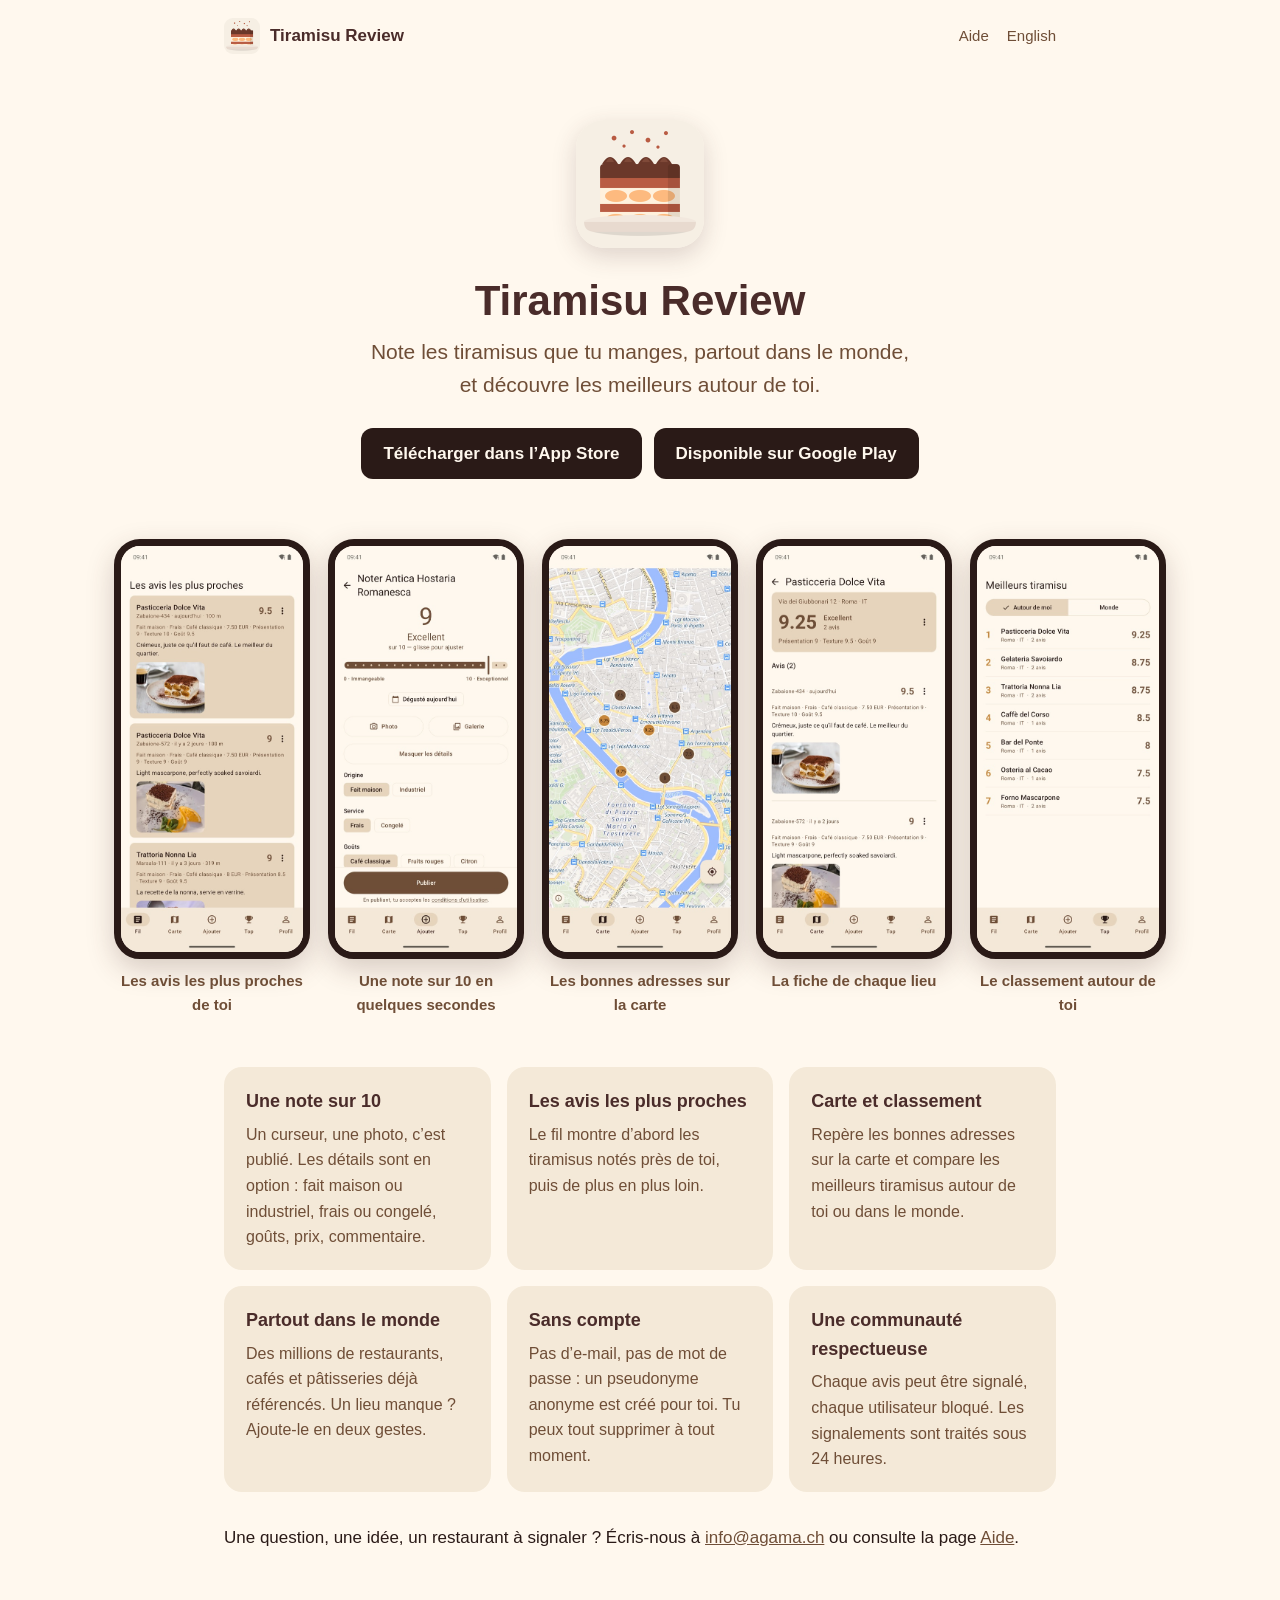
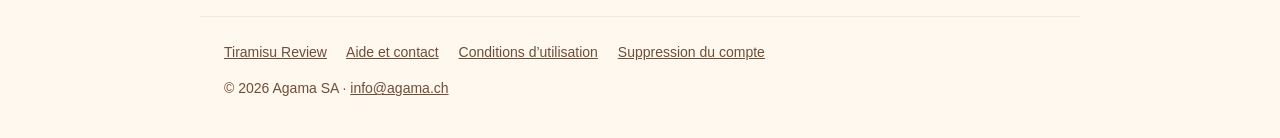
<file: index.html>
<!doctype html>
<html lang="fr">
<head>
<meta charset="utf-8">
<meta name="viewport" content="width=device-width, initial-scale=1">
<title>Tiramisu Review</title>
<meta name="description" content="Note les tiramisus que tu manges, partout dans le monde, et découvre les meilleurs autour de toi.">
<link rel="icon" href="icon.png">
<link rel="apple-touch-icon" href="icon.png">
<link rel="alternate" hreflang="en" href="en/index.html">
<link rel="stylesheet" href="style.css">
</head>
<body>
<header class="top">
  <a class="brand" href="index.html"><img src="icon.png" alt="">Tiramisu Review</a>
  <nav><a href="support.html">Aide</a><a href="en/index.html" hreflang="en">English</a></nav>
</header>
<main>
<section class="hero">
  <img src="icon.png" alt="">
  <h1>Tiramisu Review</h1>
  <p class="lead">Note les tiramisus que tu manges, partout dans le monde, et découvre les meilleurs autour de toi.</p>
  <div class="stores">
    <a class="store" href="https://apps.apple.com/">Télécharger dans l’App Store</a>
    <a class="store" href="https://play.google.com/store/apps/details?id=ch.agama.tiramisureview">Disponible sur Google Play</a>
  </div>
</section>
<section class="shots">
  <figure><img src="img/fr/feed.jpg" width="493" height="1100" loading="lazy" alt="Capture d’écran : Les avis les plus proches de toi"><figcaption>Les avis les plus proches de toi</figcaption></figure>
  <figure><img src="img/fr/rate.jpg" width="493" height="1100" loading="lazy" alt="Capture d’écran : Une note sur 10 en quelques secondes"><figcaption>Une note sur 10 en quelques secondes</figcaption></figure>
  <figure><img src="img/fr/map.jpg" width="493" height="1100" loading="lazy" alt="Capture d’écran : Les bonnes adresses sur la carte"><figcaption>Les bonnes adresses sur la carte</figcaption></figure>
  <figure><img src="img/fr/place.jpg" width="493" height="1100" loading="lazy" alt="Capture d’écran : La fiche de chaque lieu"><figcaption>La fiche de chaque lieu</figcaption></figure>
  <figure><img src="img/fr/top.jpg" width="493" height="1100" loading="lazy" alt="Capture d’écran : Le classement autour de toi"><figcaption>Le classement autour de toi</figcaption></figure>
</section>
<section class="features">
  <div class="card"><h3>Une note sur 10</h3><p>Un curseur, une photo, c’est publié. Les détails sont en option : fait maison ou industriel, frais ou congelé, goûts, prix, commentaire.</p></div>
  <div class="card"><h3>Les avis les plus proches</h3><p>Le fil montre d’abord les tiramisus notés près de toi, puis de plus en plus loin.</p></div>
  <div class="card"><h3>Carte et classement</h3><p>Repère les bonnes adresses sur la carte et compare les meilleurs tiramisus autour de toi ou dans le monde.</p></div>
  <div class="card"><h3>Partout dans le monde</h3><p>Des millions de restaurants, cafés et pâtisseries déjà référencés. Un lieu manque ? Ajoute-le en deux gestes.</p></div>
  <div class="card"><h3>Sans compte</h3><p>Pas d’e-mail, pas de mot de passe : un pseudonyme anonyme est créé pour toi. Tu peux tout supprimer à tout moment.</p></div>
  <div class="card"><h3>Une communauté respectueuse</h3><p>Chaque avis peut être signalé, chaque utilisateur bloqué. Les signalements sont traités sous 24 heures.</p></div>
</section>
<p>Une question, une idée, un restaurant à signaler ? Écris-nous à <a href="mailto:info@agama.ch">info@agama.ch</a> ou consulte la page <a href="support.html">Aide</a>.</p>
</main>
<footer>
  <a href="index.html">Tiramisu Review</a> <a href="support.html">Aide et contact</a> <a href="conditions.html">Conditions d’utilisation</a> <a href="suppression-compte.html">Suppression du compte</a>
  <p>© 2026 Agama SA · <a href="mailto:info@agama.ch">info@agama.ch</a></p>
</footer>
</body>
</html>
</file>
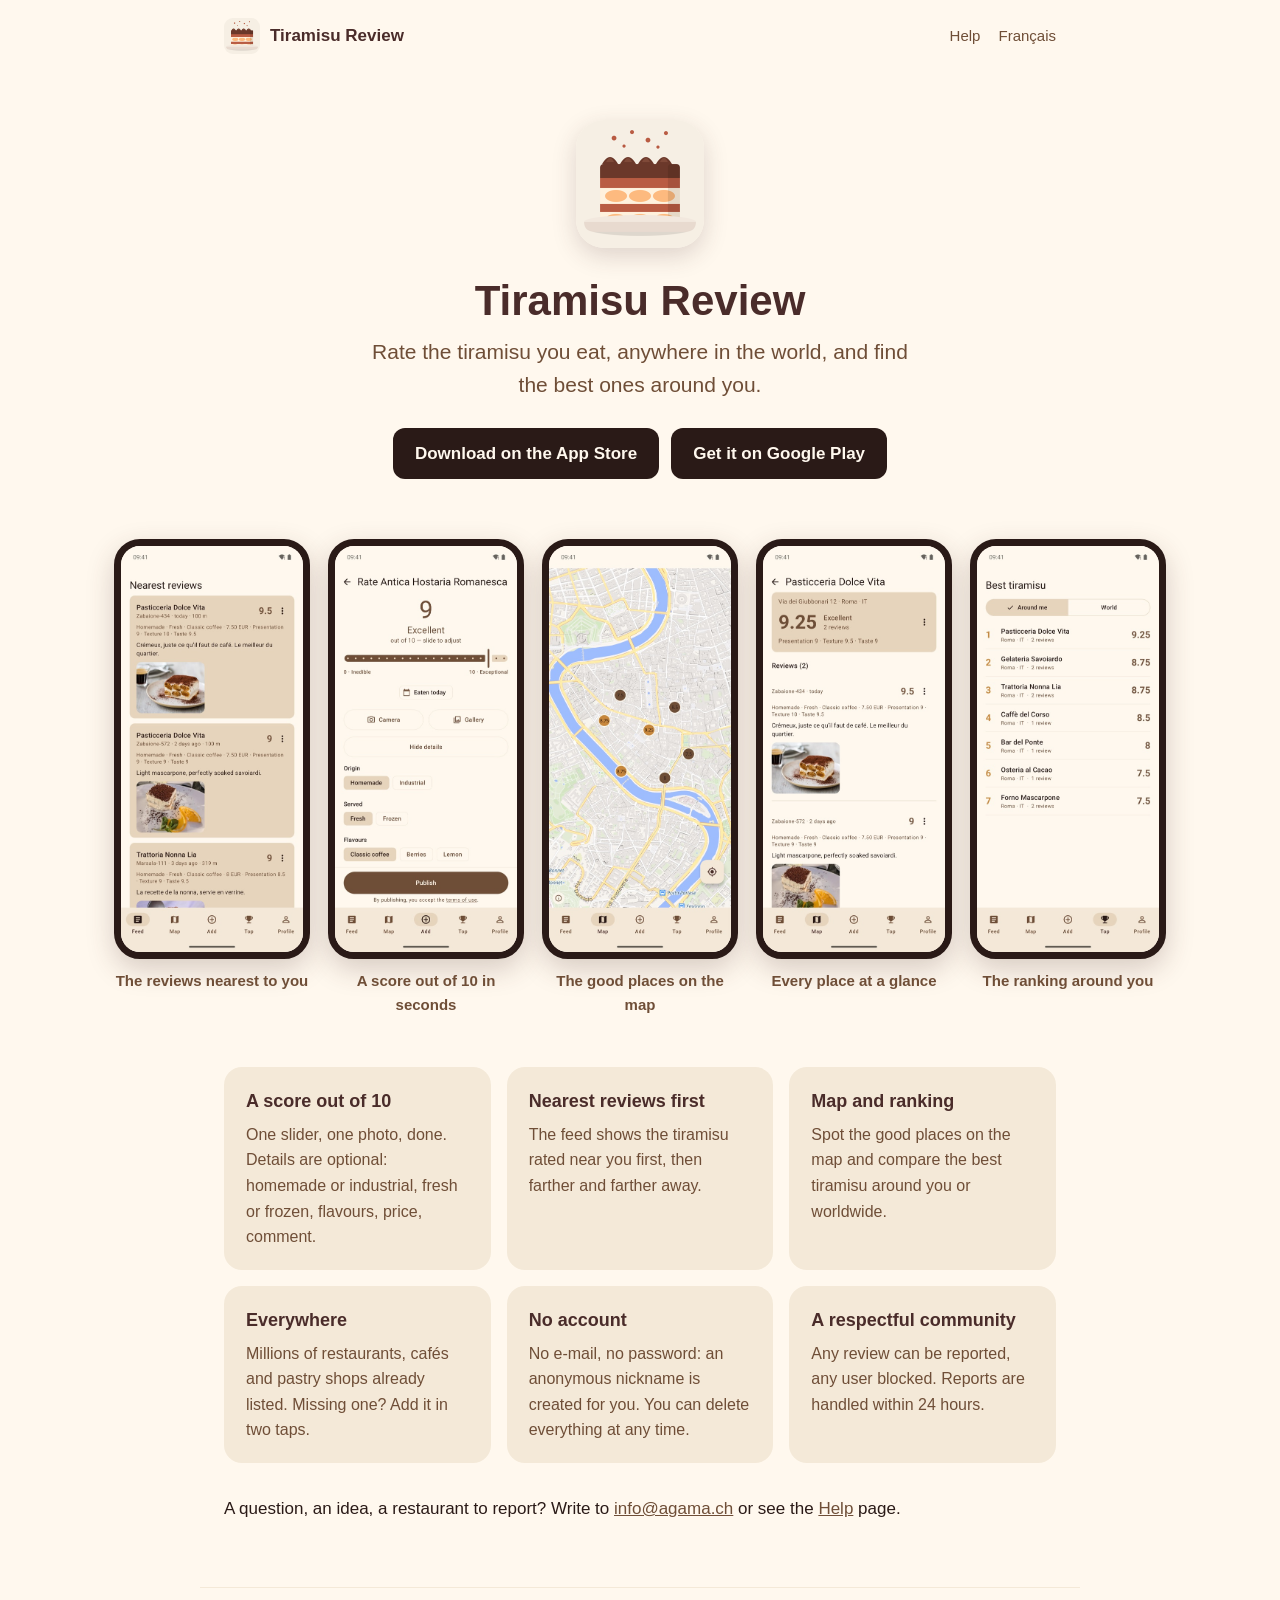
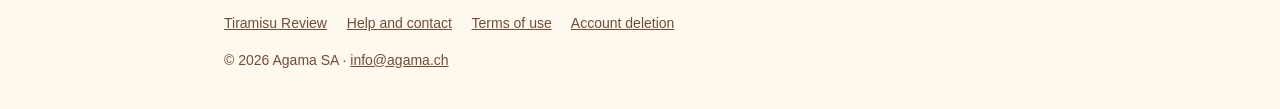
<file: en/index.html>
<!doctype html>
<html lang="en">
<head>
<meta charset="utf-8">
<meta name="viewport" content="width=device-width, initial-scale=1">
<title>Tiramisu Review</title>
<meta name="description" content="Rate the tiramisu you eat, anywhere in the world, and find the best ones around you.">
<link rel="icon" href="../icon.png">
<link rel="apple-touch-icon" href="../icon.png">
<link rel="alternate" hreflang="fr" href="../index.html">
<link rel="stylesheet" href="../style.css">
</head>
<body>
<header class="top">
  <a class="brand" href="index.html"><img src="../icon.png" alt="">Tiramisu Review</a>
  <nav><a href="support.html">Help</a><a href="../index.html" hreflang="fr">Français</a></nav>
</header>
<main>
<section class="hero">
  <img src="../icon.png" alt="">
  <h1>Tiramisu Review</h1>
  <p class="lead">Rate the tiramisu you eat, anywhere in the world, and find the best ones around you.</p>
  <div class="stores">
    <a class="store" href="https://apps.apple.com/">Download on the App Store</a>
    <a class="store" href="https://play.google.com/store/apps/details?id=ch.agama.tiramisureview">Get it on Google Play</a>
  </div>
</section>
<section class="shots">
  <figure><img src="../img/en/feed.jpg" width="493" height="1100" loading="lazy" alt="Screenshot: The reviews nearest to you"><figcaption>The reviews nearest to you</figcaption></figure>
  <figure><img src="../img/en/rate.jpg" width="493" height="1100" loading="lazy" alt="Screenshot: A score out of 10 in seconds"><figcaption>A score out of 10 in seconds</figcaption></figure>
  <figure><img src="../img/en/map.jpg" width="493" height="1100" loading="lazy" alt="Screenshot: The good places on the map"><figcaption>The good places on the map</figcaption></figure>
  <figure><img src="../img/en/place.jpg" width="493" height="1100" loading="lazy" alt="Screenshot: Every place at a glance"><figcaption>Every place at a glance</figcaption></figure>
  <figure><img src="../img/en/top.jpg" width="493" height="1100" loading="lazy" alt="Screenshot: The ranking around you"><figcaption>The ranking around you</figcaption></figure>
</section>
<section class="features">
  <div class="card"><h3>A score out of 10</h3><p>One slider, one photo, done. Details are optional: homemade or industrial, fresh or frozen, flavours, price, comment.</p></div>
  <div class="card"><h3>Nearest reviews first</h3><p>The feed shows the tiramisu rated near you first, then farther and farther away.</p></div>
  <div class="card"><h3>Map and ranking</h3><p>Spot the good places on the map and compare the best tiramisu around you or worldwide.</p></div>
  <div class="card"><h3>Everywhere</h3><p>Millions of restaurants, cafés and pastry shops already listed. Missing one? Add it in two taps.</p></div>
  <div class="card"><h3>No account</h3><p>No e-mail, no password: an anonymous nickname is created for you. You can delete everything at any time.</p></div>
  <div class="card"><h3>A respectful community</h3><p>Any review can be reported, any user blocked. Reports are handled within 24 hours.</p></div>
</section>
<p>A question, an idea, a restaurant to report? Write to <a href="mailto:info@agama.ch">info@agama.ch</a> or see the <a href="support.html">Help</a> page.</p>
</main>
<footer>
  <a href="index.html">Tiramisu Review</a> <a href="support.html">Help and contact</a> <a href="terms.html">Terms of use</a> <a href="delete-account.html">Account deletion</a>
  <p>© 2026 Agama SA · <a href="mailto:info@agama.ch">info@agama.ch</a></p>
</footer>
</body>
</html>
</file>
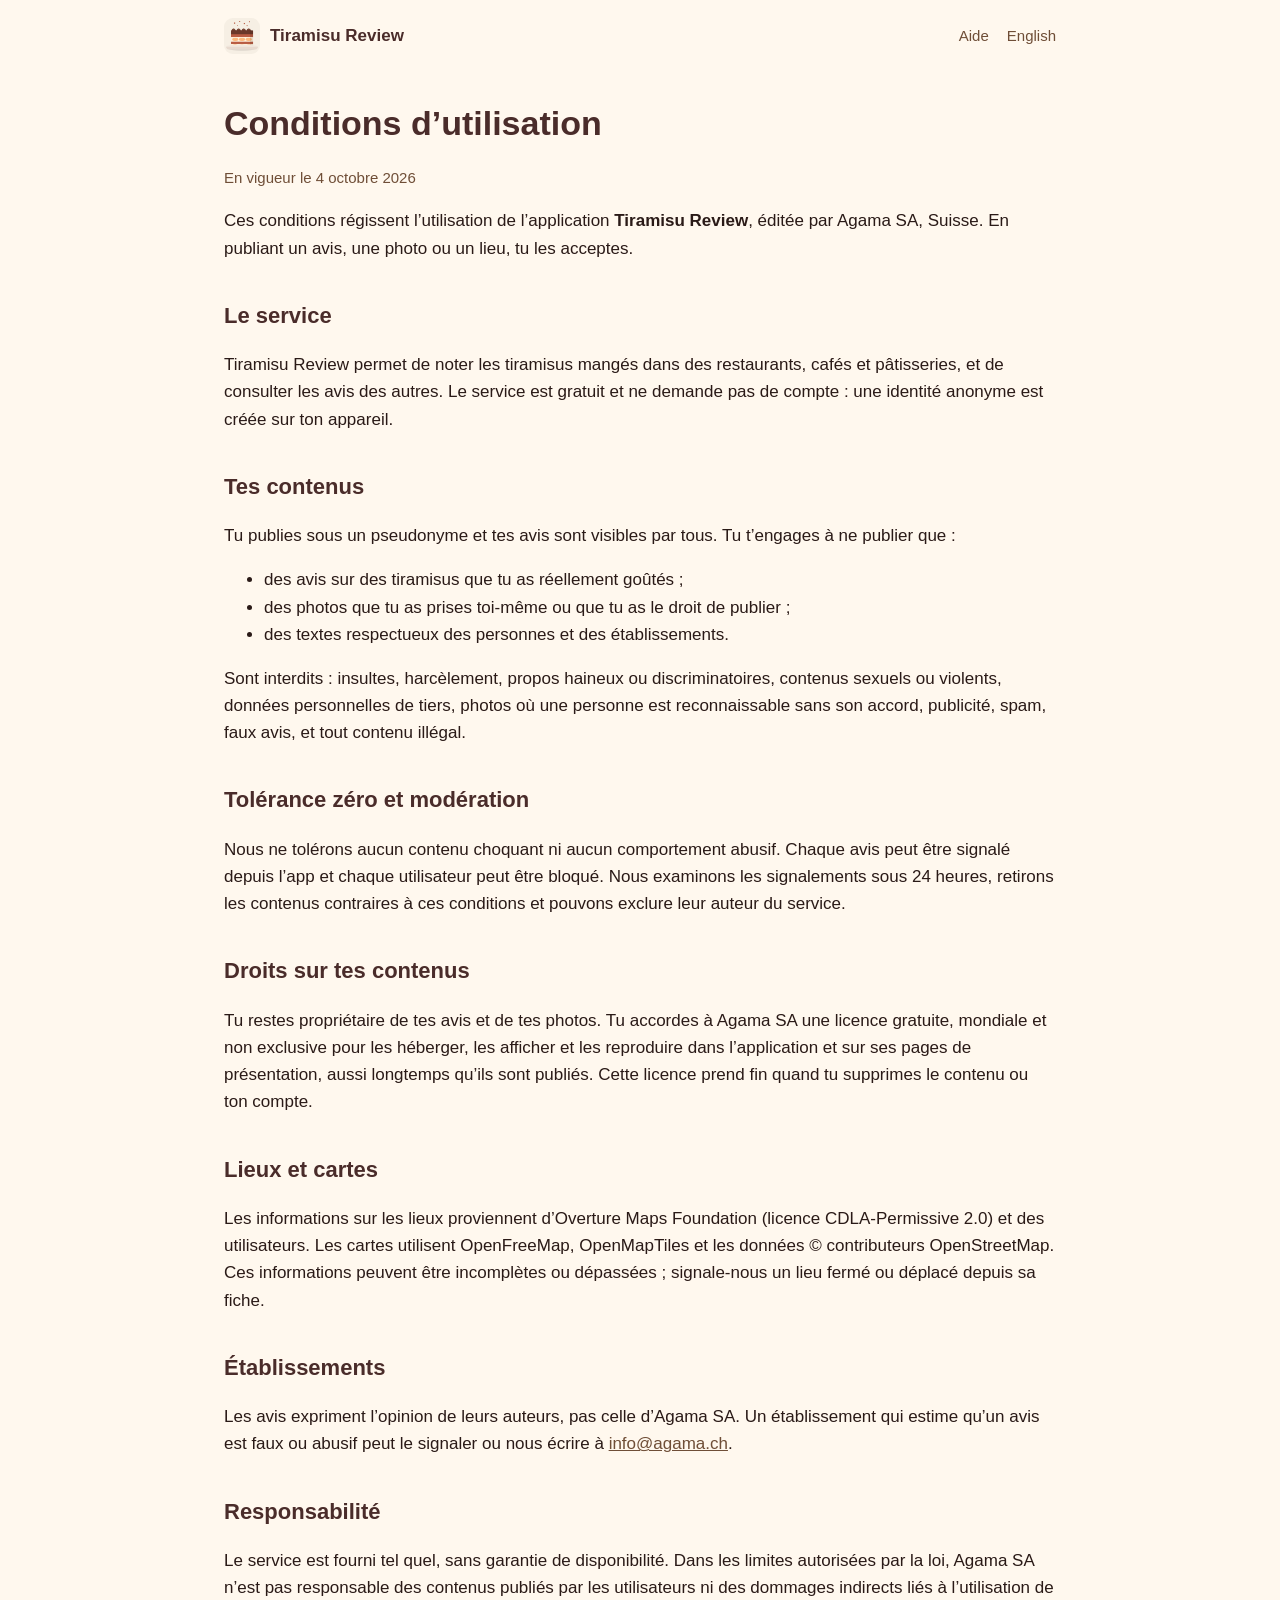
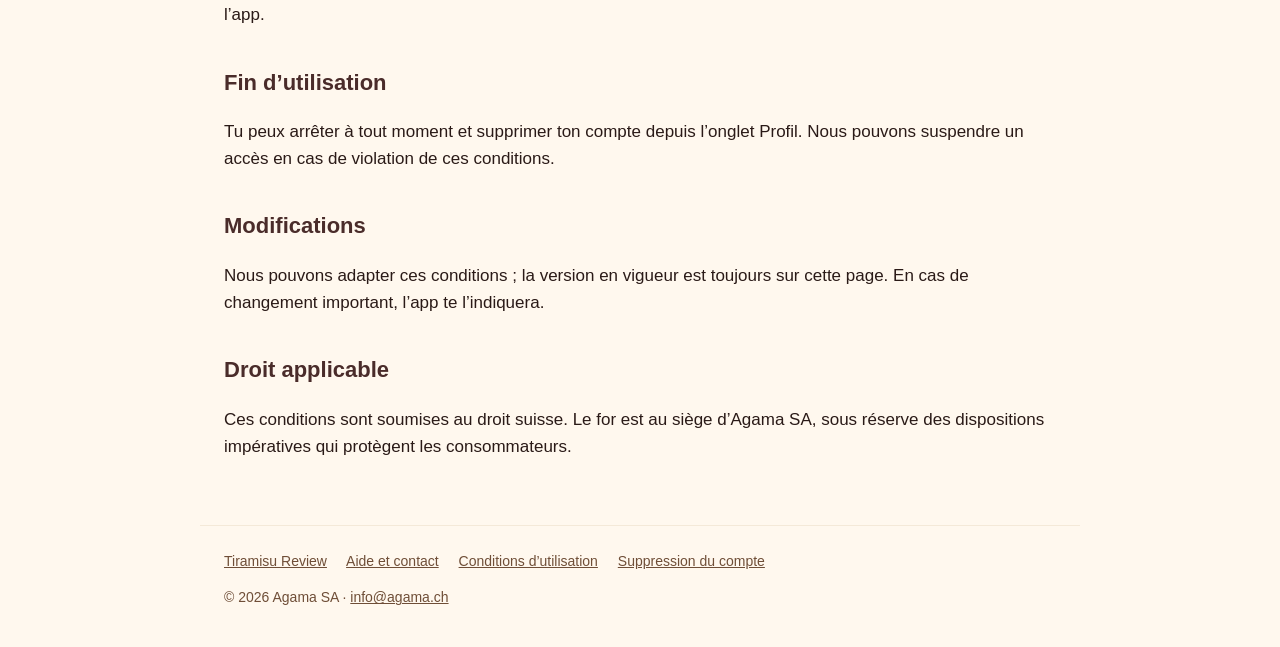
<file: conditions.html>
<!doctype html>
<html lang="fr">
<head>
<meta charset="utf-8">
<meta name="viewport" content="width=device-width, initial-scale=1">
<title>Conditions d’utilisation · Tiramisu Review</title>
<meta name="description" content="Note les tiramisus que tu manges, partout dans le monde, et découvre les meilleurs autour de toi.">
<link rel="icon" href="icon.png">
<link rel="apple-touch-icon" href="icon.png">
<link rel="alternate" hreflang="en" href="en/terms.html">
<link rel="stylesheet" href="style.css">
</head>
<body>
<header class="top">
  <a class="brand" href="index.html"><img src="icon.png" alt="">Tiramisu Review</a>
  <nav><a href="support.html">Aide</a><a href="en/terms.html" hreflang="en">English</a></nav>
</header>
<main>
<h1>Conditions d’utilisation</h1>
<p class="updated">En vigueur le 4 octobre 2026</p>
<p>Ces conditions régissent l’utilisation de l’application <strong>Tiramisu Review</strong>, éditée par Agama SA, Suisse. En publiant un avis, une photo ou un lieu, tu les acceptes.</p>

<h2>Le service</h2>
<p>Tiramisu Review permet de noter les tiramisus mangés dans des restaurants, cafés et pâtisseries, et de consulter les avis des autres. Le service est gratuit et ne demande pas de compte : une identité anonyme est créée sur ton appareil.</p>

<h2>Tes contenus</h2>
<p>Tu publies sous un pseudonyme et tes avis sont visibles par tous. Tu t’engages à ne publier que :</p>
<ul>
  <li>des avis sur des tiramisus que tu as réellement goûtés ;</li>
  <li>des photos que tu as prises toi-même ou que tu as le droit de publier ;</li>
  <li>des textes respectueux des personnes et des établissements.</li>
</ul>
<p>Sont interdits : insultes, harcèlement, propos haineux ou discriminatoires, contenus sexuels ou violents, données personnelles de tiers, photos où une personne est reconnaissable sans son accord, publicité, spam, faux avis, et tout contenu illégal.</p>

<h2>Tolérance zéro et modération</h2>
<p>Nous ne tolérons aucun contenu choquant ni aucun comportement abusif. Chaque avis peut être signalé depuis l’app et chaque utilisateur peut être bloqué. Nous examinons les signalements sous 24 heures, retirons les contenus contraires à ces conditions et pouvons exclure leur auteur du service.</p>

<h2>Droits sur tes contenus</h2>
<p>Tu restes propriétaire de tes avis et de tes photos. Tu accordes à Agama SA une licence gratuite, mondiale et non exclusive pour les héberger, les afficher et les reproduire dans l’application et sur ses pages de présentation, aussi longtemps qu’ils sont publiés. Cette licence prend fin quand tu supprimes le contenu ou ton compte.</p>

<h2>Lieux et cartes</h2>
<p>Les informations sur les lieux proviennent d’Overture Maps Foundation (licence CDLA-Permissive 2.0) et des utilisateurs. Les cartes utilisent OpenFreeMap, OpenMapTiles et les données © contributeurs OpenStreetMap. Ces informations peuvent être incomplètes ou dépassées ; signale-nous un lieu fermé ou déplacé depuis sa fiche.</p>

<h2>Établissements</h2>
<p>Les avis expriment l’opinion de leurs auteurs, pas celle d’Agama SA. Un établissement qui estime qu’un avis est faux ou abusif peut le signaler ou nous écrire à <a href="mailto:info@agama.ch">info@agama.ch</a>.</p>

<h2>Responsabilité</h2>
<p>Le service est fourni tel quel, sans garantie de disponibilité. Dans les limites autorisées par la loi, Agama SA n’est pas responsable des contenus publiés par les utilisateurs ni des dommages indirects liés à l’utilisation de l’app.</p>

<h2>Fin d’utilisation</h2>
<p>Tu peux arrêter à tout moment et supprimer ton compte depuis l’onglet Profil. Nous pouvons suspendre un accès en cas de violation de ces conditions.</p>

<h2>Modifications</h2>
<p>Nous pouvons adapter ces conditions ; la version en vigueur est toujours sur cette page. En cas de changement important, l’app te l’indiquera.</p>

<h2>Droit applicable</h2>
<p>Ces conditions sont soumises au droit suisse. Le for est au siège d’Agama SA, sous réserve des dispositions impératives qui protègent les consommateurs.</p>
</main>
<footer>
  <a href="index.html">Tiramisu Review</a> <a href="support.html">Aide et contact</a> <a href="conditions.html">Conditions d’utilisation</a> <a href="suppression-compte.html">Suppression du compte</a>
  <p>© 2026 Agama SA · <a href="mailto:info@agama.ch">info@agama.ch</a></p>
</footer>
</body>
</html>
</file>
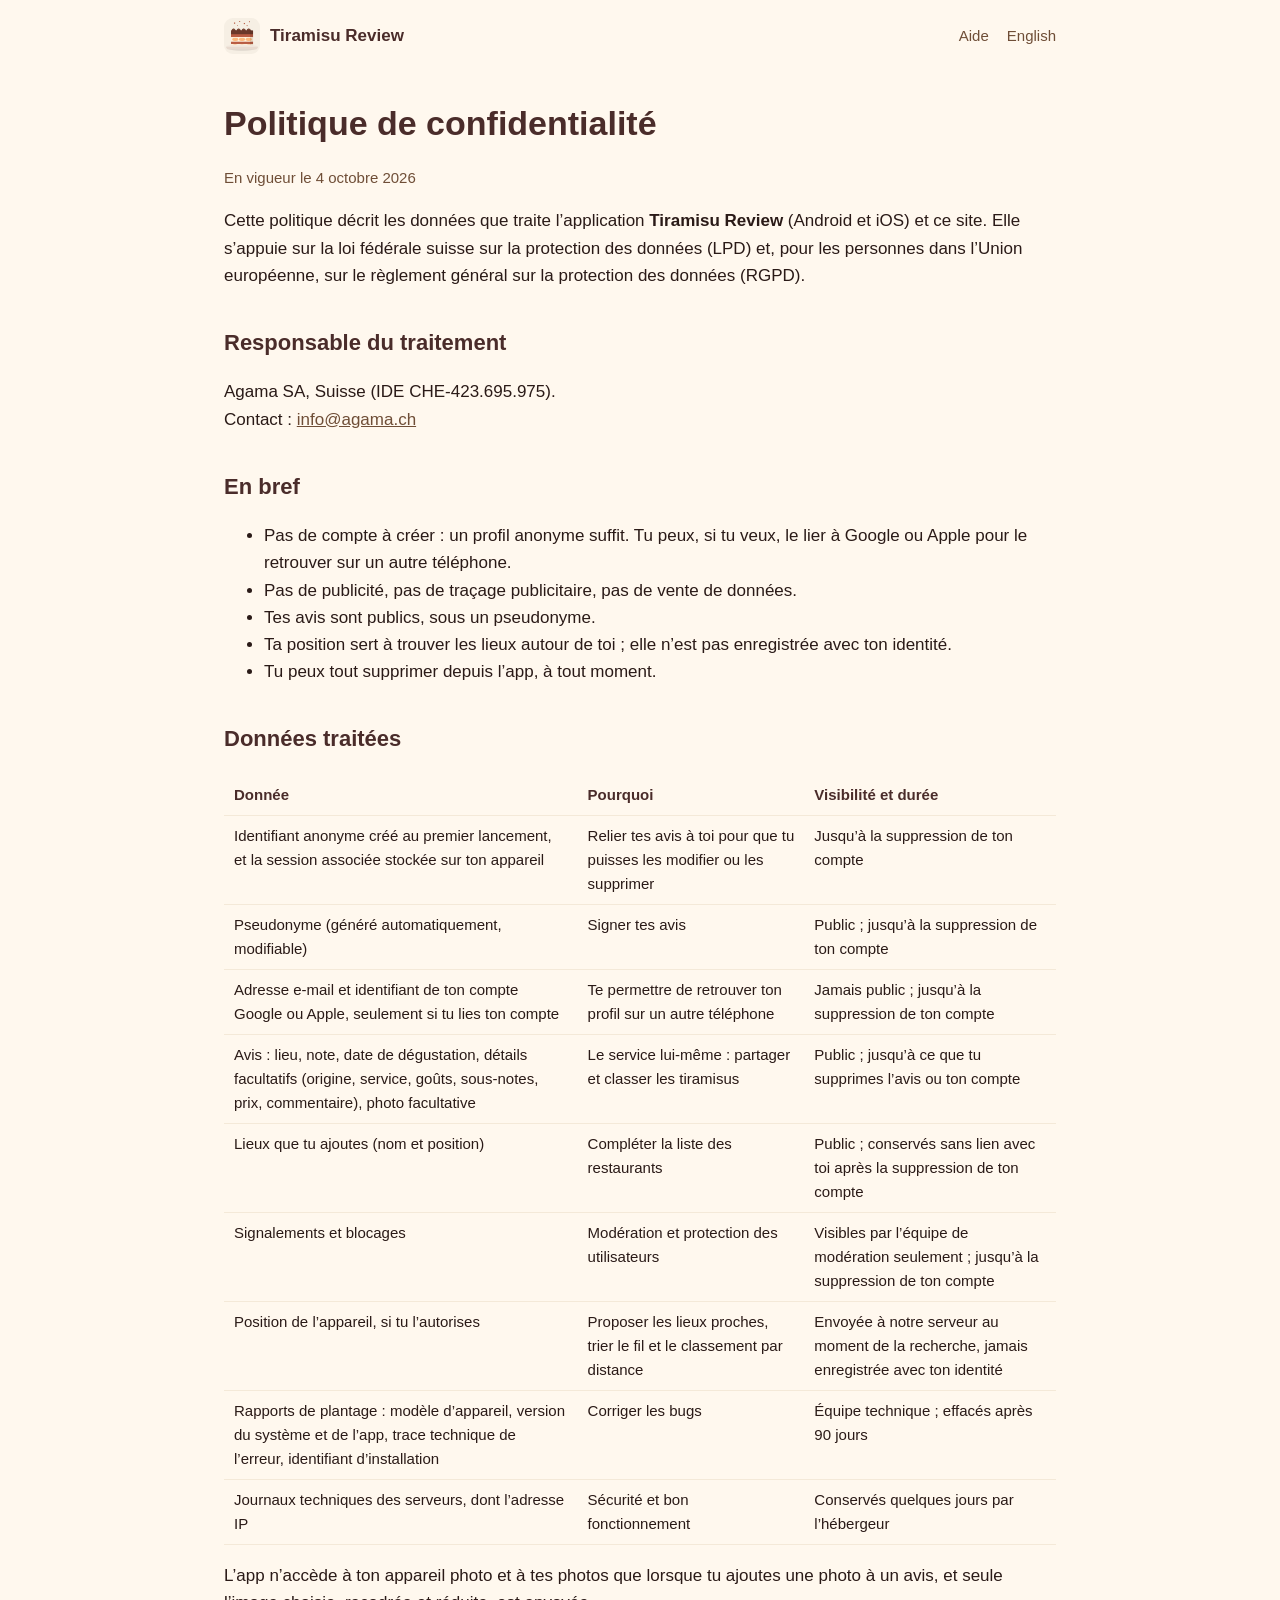
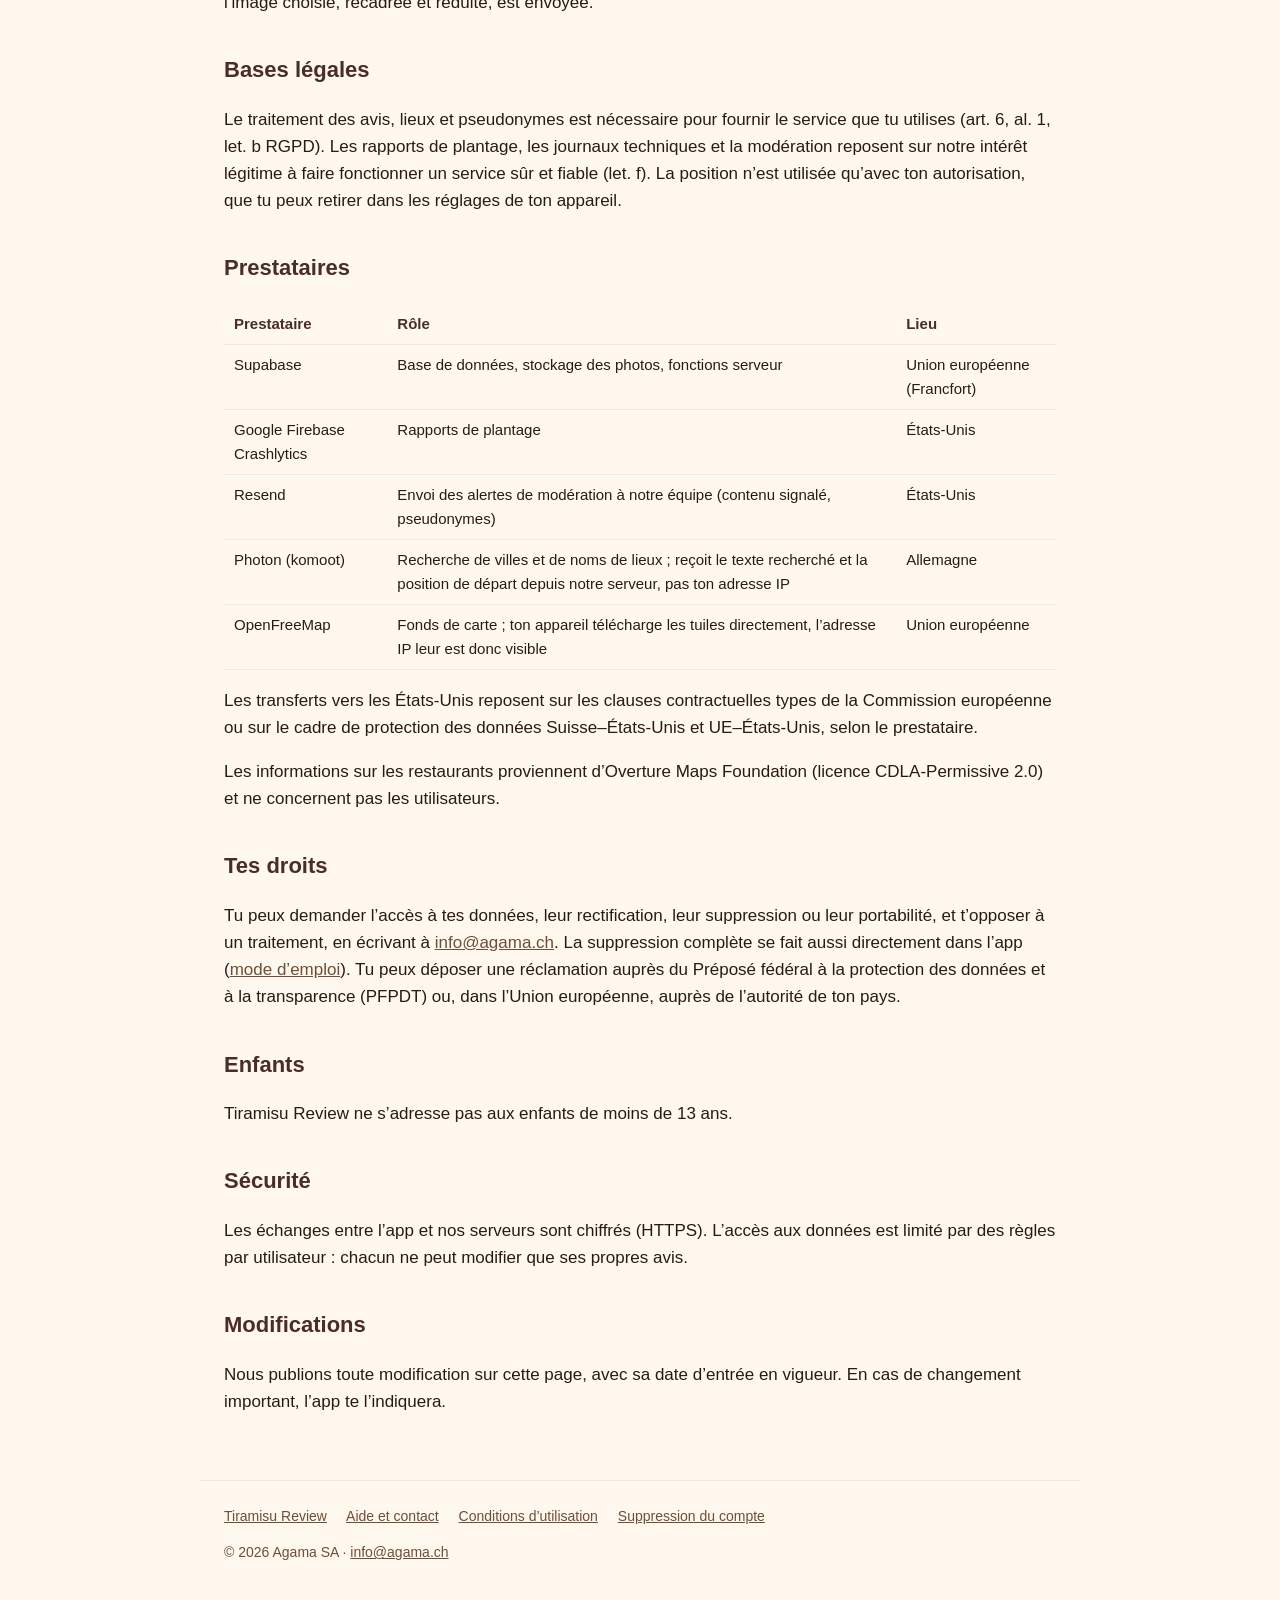
<file: confidentialite.html>
<!doctype html>
<html lang="fr">
<head>
<meta charset="utf-8">
<meta name="viewport" content="width=device-width, initial-scale=1">
<title>Politique de confidentialité · Tiramisu Review</title>
<meta name="description" content="Note les tiramisus que tu manges, partout dans le monde, et découvre les meilleurs autour de toi.">
<meta name="robots" content="noindex, nofollow, noarchive">
<link rel="icon" href="icon.png">
<link rel="apple-touch-icon" href="icon.png">
<link rel="alternate" hreflang="en" href="en/privacy.html">
<link rel="stylesheet" href="style.css">
</head>
<body>
<header class="top">
  <a class="brand" href="index.html"><img src="icon.png" alt="">Tiramisu Review</a>
  <nav><a href="support.html">Aide</a><a href="en/privacy.html" hreflang="en">English</a></nav>
</header>
<main>
<h1>Politique de confidentialité</h1>
<p class="updated">En vigueur le 4 octobre 2026</p>
<p>Cette politique décrit les données que traite l’application <strong>Tiramisu Review</strong> (Android et iOS) et ce site. Elle s’appuie sur la loi fédérale suisse sur la protection des données (LPD) et, pour les personnes dans l’Union européenne, sur le règlement général sur la protection des données (RGPD).</p>

<h2>Responsable du traitement</h2>
<p>Agama SA, Suisse (IDE CHE-423.695.975).<br>
Contact : <a href="mailto:info@agama.ch">info@agama.ch</a></p>

<h2>En bref</h2>
<ul>
  <li>Pas de compte à créer : un profil anonyme suffit. Tu peux, si tu veux, le lier à Google ou Apple pour le retrouver sur un autre téléphone.</li>
  <li>Pas de publicité, pas de traçage publicitaire, pas de vente de données.</li>
  <li>Tes avis sont publics, sous un pseudonyme.</li>
  <li>Ta position sert à trouver les lieux autour de toi ; elle n’est pas enregistrée avec ton identité.</li>
  <li>Tu peux tout supprimer depuis l’app, à tout moment.</li>
</ul>

<h2>Données traitées</h2>
<table>
  <tr><th>Donnée</th><th>Pourquoi</th><th>Visibilité et durée</th></tr>
  <tr><td data-label="Donnée">Identifiant anonyme créé au premier lancement, et la session associée stockée sur ton appareil</td><td data-label="Pourquoi">Relier tes avis à toi pour que tu puisses les modifier ou les supprimer</td><td data-label="Visibilité et durée">Jusqu’à la suppression de ton compte</td></tr>
  <tr><td data-label="Donnée">Pseudonyme (généré automatiquement, modifiable)</td><td data-label="Pourquoi">Signer tes avis</td><td data-label="Visibilité et durée">Public ; jusqu’à la suppression de ton compte</td></tr>
  <tr><td data-label="Donnée">Adresse e-mail et identifiant de ton compte Google ou Apple, seulement si tu lies ton compte</td><td data-label="Pourquoi">Te permettre de retrouver ton profil sur un autre téléphone</td><td data-label="Visibilité et durée">Jamais public ; jusqu’à la suppression de ton compte</td></tr>
  <tr><td data-label="Donnée">Avis : lieu, note, date de dégustation, détails facultatifs (origine, service, goûts, sous-notes, prix, commentaire), photo facultative</td><td data-label="Pourquoi">Le service lui-même : partager et classer les tiramisus</td><td data-label="Visibilité et durée">Public ; jusqu’à ce que tu supprimes l’avis ou ton compte</td></tr>
  <tr><td data-label="Donnée">Lieux que tu ajoutes (nom et position)</td><td data-label="Pourquoi">Compléter la liste des restaurants</td><td data-label="Visibilité et durée">Public ; conservés sans lien avec toi après la suppression de ton compte</td></tr>
  <tr><td data-label="Donnée">Signalements et blocages</td><td data-label="Pourquoi">Modération et protection des utilisateurs</td><td data-label="Visibilité et durée">Visibles par l’équipe de modération seulement ; jusqu’à la suppression de ton compte</td></tr>
  <tr><td data-label="Donnée">Position de l’appareil, si tu l’autorises</td><td data-label="Pourquoi">Proposer les lieux proches, trier le fil et le classement par distance</td><td data-label="Visibilité et durée">Envoyée à notre serveur au moment de la recherche, jamais enregistrée avec ton identité</td></tr>
  <tr><td data-label="Donnée">Rapports de plantage : modèle d’appareil, version du système et de l’app, trace technique de l’erreur, identifiant d’installation</td><td data-label="Pourquoi">Corriger les bugs</td><td data-label="Visibilité et durée">Équipe technique ; effacés après 90 jours</td></tr>
  <tr><td data-label="Donnée">Journaux techniques des serveurs, dont l’adresse IP</td><td data-label="Pourquoi">Sécurité et bon fonctionnement</td><td data-label="Visibilité et durée">Conservés quelques jours par l’hébergeur</td></tr>
</table>
<p>L’app n’accède à ton appareil photo et à tes photos que lorsque tu ajoutes une photo à un avis, et seule l’image choisie, recadrée et réduite, est envoyée.</p>

<h2>Bases légales</h2>
<p>Le traitement des avis, lieux et pseudonymes est nécessaire pour fournir le service que tu utilises (art. 6, al. 1, let. b RGPD). Les rapports de plantage, les journaux techniques et la modération reposent sur notre intérêt légitime à faire fonctionner un service sûr et fiable (let. f). La position n’est utilisée qu’avec ton autorisation, que tu peux retirer dans les réglages de ton appareil.</p>

<h2>Prestataires</h2>
<table>
  <tr><th>Prestataire</th><th>Rôle</th><th>Lieu</th></tr>
  <tr><td data-label="Prestataire">Supabase</td><td data-label="Rôle">Base de données, stockage des photos, fonctions serveur</td><td data-label="Lieu">Union européenne (Francfort)</td></tr>
  <tr><td data-label="Prestataire">Google Firebase Crashlytics</td><td data-label="Rôle">Rapports de plantage</td><td data-label="Lieu">États-Unis</td></tr>
  <tr><td data-label="Prestataire">Resend</td><td data-label="Rôle">Envoi des alertes de modération à notre équipe (contenu signalé, pseudonymes)</td><td data-label="Lieu">États-Unis</td></tr>
  <tr><td data-label="Prestataire">Photon (komoot)</td><td data-label="Rôle">Recherche de villes et de noms de lieux ; reçoit le texte recherché et la position de départ depuis notre serveur, pas ton adresse IP</td><td data-label="Lieu">Allemagne</td></tr>
  <tr><td data-label="Prestataire">OpenFreeMap</td><td data-label="Rôle">Fonds de carte ; ton appareil télécharge les tuiles directement, l’adresse IP leur est donc visible</td><td data-label="Lieu">Union européenne</td></tr>
</table>
<p>Les transferts vers les États-Unis reposent sur les clauses contractuelles types de la Commission européenne ou sur le cadre de protection des données Suisse–États-Unis et UE–États-Unis, selon le prestataire.</p>
<p>Les informations sur les restaurants proviennent d’Overture Maps Foundation (licence CDLA-Permissive 2.0) et ne concernent pas les utilisateurs.</p>

<h2>Tes droits</h2>
<p>Tu peux demander l’accès à tes données, leur rectification, leur suppression ou leur portabilité, et t’opposer à un traitement, en écrivant à <a href="mailto:info@agama.ch">info@agama.ch</a>. La suppression complète se fait aussi directement dans l’app (<a href="suppression-compte.html">mode d’emploi</a>). Tu peux déposer une réclamation auprès du Préposé fédéral à la protection des données et à la transparence (PFPDT) ou, dans l’Union européenne, auprès de l’autorité de ton pays.</p>

<h2>Enfants</h2>
<p>Tiramisu Review ne s’adresse pas aux enfants de moins de 13 ans.</p>

<h2>Sécurité</h2>
<p>Les échanges entre l’app et nos serveurs sont chiffrés (HTTPS). L’accès aux données est limité par des règles par utilisateur : chacun ne peut modifier que ses propres avis.</p>

<h2>Modifications</h2>
<p>Nous publions toute modification sur cette page, avec sa date d’entrée en vigueur. En cas de changement important, l’app te l’indiquera.</p>
</main>
<footer>
  <a href="index.html">Tiramisu Review</a> <a href="support.html">Aide et contact</a> <a href="conditions.html">Conditions d’utilisation</a> <a href="suppression-compte.html">Suppression du compte</a>
  <p>© 2026 Agama SA · <a href="mailto:info@agama.ch">info@agama.ch</a></p>
</footer>
</body>
</html>
</file>
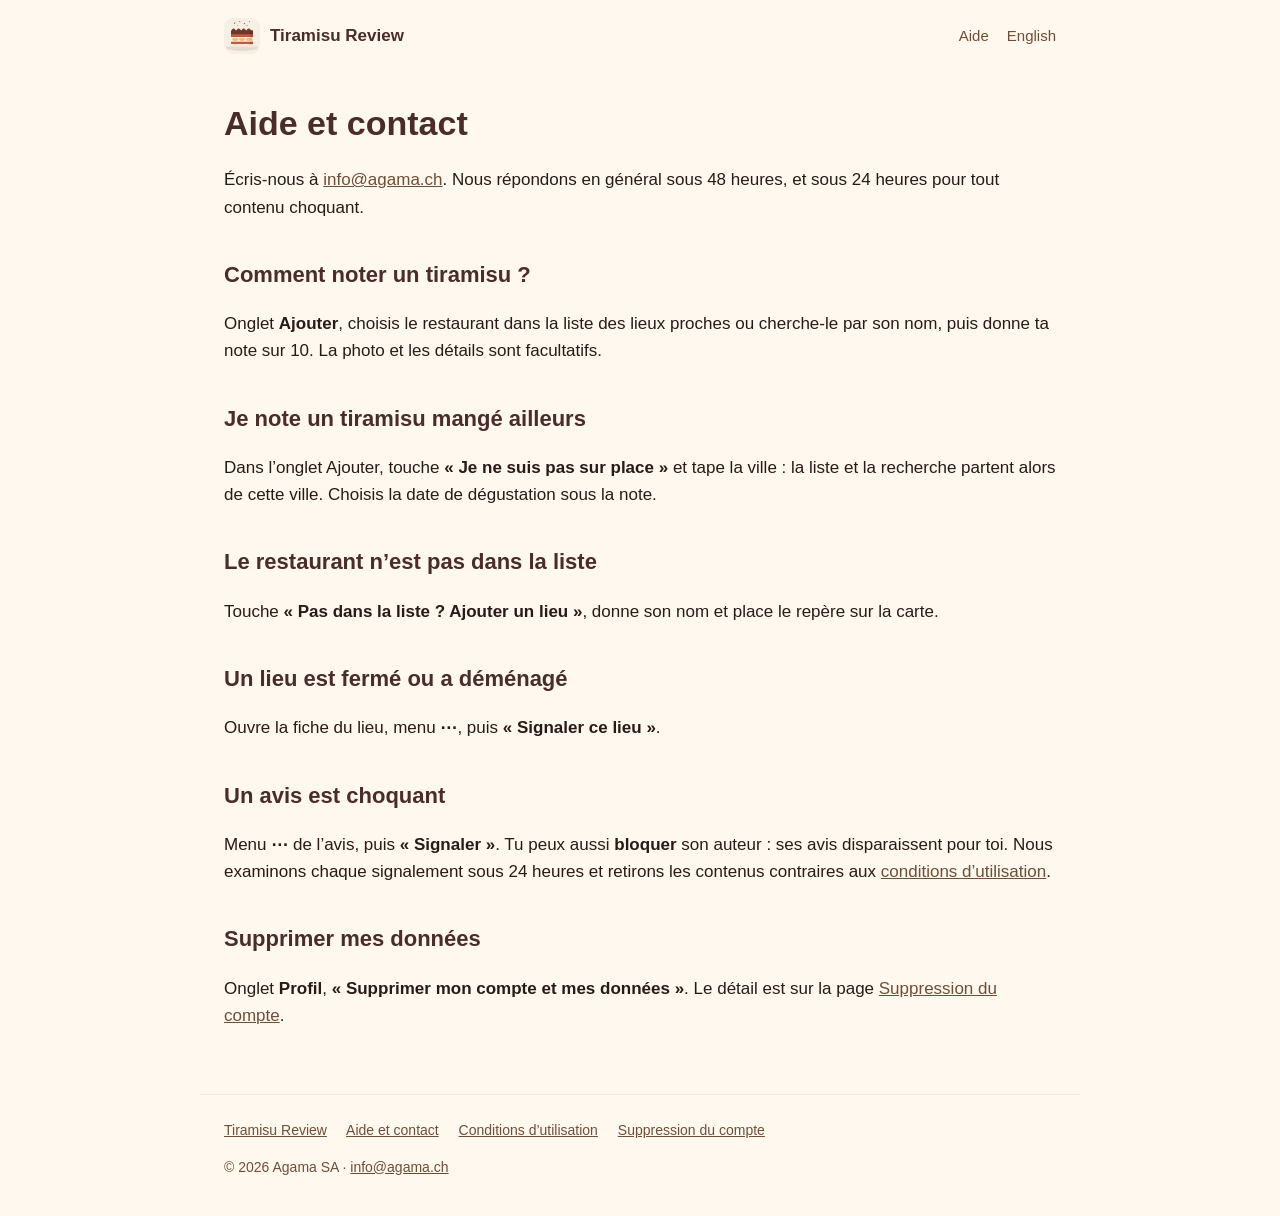
<file: support.html>
<!doctype html>
<html lang="fr">
<head>
<meta charset="utf-8">
<meta name="viewport" content="width=device-width, initial-scale=1">
<title>Aide et contact · Tiramisu Review</title>
<meta name="description" content="Note les tiramisus que tu manges, partout dans le monde, et découvre les meilleurs autour de toi.">
<link rel="icon" href="icon.png">
<link rel="apple-touch-icon" href="icon.png">
<link rel="alternate" hreflang="en" href="en/support.html">
<link rel="stylesheet" href="style.css">
</head>
<body>
<header class="top">
  <a class="brand" href="index.html"><img src="icon.png" alt="">Tiramisu Review</a>
  <nav><a href="support.html">Aide</a><a href="en/support.html" hreflang="en">English</a></nav>
</header>
<main>
<h1>Aide et contact</h1>
<p>Écris-nous à <a href="mailto:info@agama.ch">info@agama.ch</a>. Nous répondons en général sous 48 heures, et sous 24 heures pour tout contenu choquant.</p>
<h2>Comment noter un tiramisu ?</h2>
<p>Onglet <strong>Ajouter</strong>, choisis le restaurant dans la liste des lieux proches ou cherche-le par son nom, puis donne ta note sur 10. La photo et les détails sont facultatifs.</p>
<h2>Je note un tiramisu mangé ailleurs</h2>
<p>Dans l’onglet Ajouter, touche <strong>« Je ne suis pas sur place »</strong> et tape la ville : la liste et la recherche partent alors de cette ville. Choisis la date de dégustation sous la note.</p>
<h2>Le restaurant n’est pas dans la liste</h2>
<p>Touche <strong>« Pas dans la liste ? Ajouter un lieu »</strong>, donne son nom et place le repère sur la carte.</p>
<h2>Un lieu est fermé ou a déménagé</h2>
<p>Ouvre la fiche du lieu, menu <strong>⋯</strong>, puis <strong>« Signaler ce lieu »</strong>.</p>
<h2>Un avis est choquant</h2>
<p>Menu <strong>⋯</strong> de l’avis, puis <strong>« Signaler »</strong>. Tu peux aussi <strong>bloquer</strong> son auteur : ses avis disparaissent pour toi. Nous examinons chaque signalement sous 24 heures et retirons les contenus contraires aux <a href="conditions.html">conditions d’utilisation</a>.</p>
<h2>Supprimer mes données</h2>
<p>Onglet <strong>Profil</strong>, <strong>« Supprimer mon compte et mes données »</strong>. Le détail est sur la page <a href="suppression-compte.html">Suppression du compte</a>.</p>
</main>
<footer>
  <a href="index.html">Tiramisu Review</a> <a href="support.html">Aide et contact</a> <a href="conditions.html">Conditions d’utilisation</a> <a href="suppression-compte.html">Suppression du compte</a>
  <p>© 2026 Agama SA · <a href="mailto:info@agama.ch">info@agama.ch</a></p>
</footer>
</body>
</html>
</file>
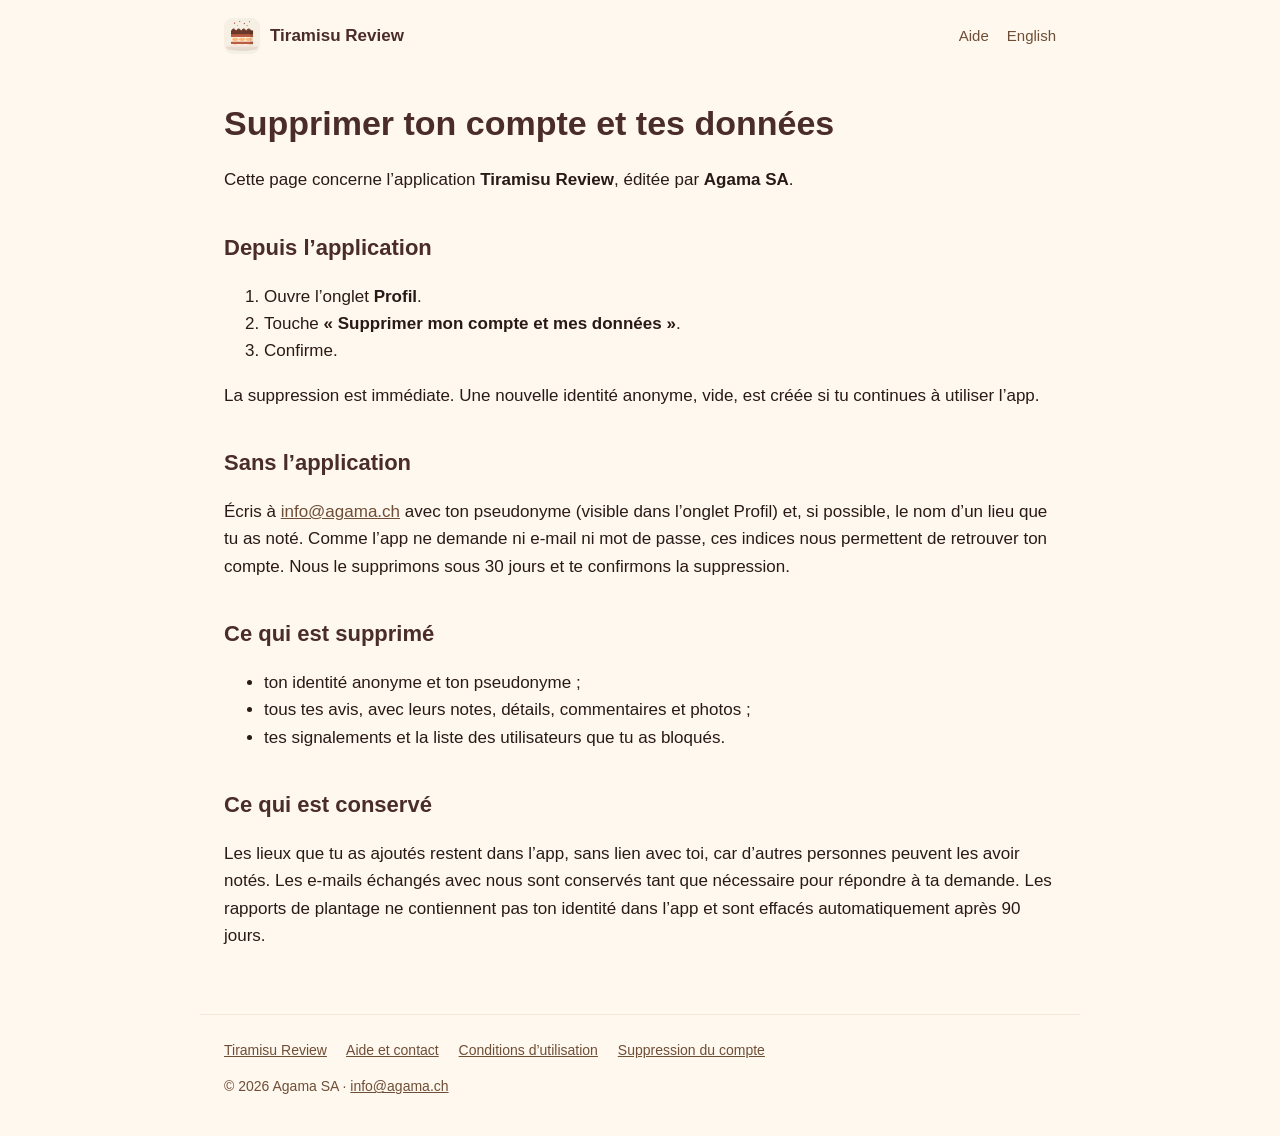
<file: suppression-compte.html>
<!doctype html>
<html lang="fr">
<head>
<meta charset="utf-8">
<meta name="viewport" content="width=device-width, initial-scale=1">
<title>Suppression du compte · Tiramisu Review</title>
<meta name="description" content="Note les tiramisus que tu manges, partout dans le monde, et découvre les meilleurs autour de toi.">
<link rel="icon" href="icon.png">
<link rel="apple-touch-icon" href="icon.png">
<link rel="alternate" hreflang="en" href="en/delete-account.html">
<link rel="stylesheet" href="style.css">
</head>
<body>
<header class="top">
  <a class="brand" href="index.html"><img src="icon.png" alt="">Tiramisu Review</a>
  <nav><a href="support.html">Aide</a><a href="en/delete-account.html" hreflang="en">English</a></nav>
</header>
<main>
<h1>Supprimer ton compte et tes données</h1>
<p>Cette page concerne l’application <strong>Tiramisu Review</strong>, éditée par <strong>Agama SA</strong>.</p>
<h2>Depuis l’application</h2>
<ol>
  <li>Ouvre l’onglet <strong>Profil</strong>.</li>
  <li>Touche <strong>« Supprimer mon compte et mes données »</strong>.</li>
  <li>Confirme.</li>
</ol>
<p>La suppression est immédiate. Une nouvelle identité anonyme, vide, est créée si tu continues à utiliser l’app.</p>
<h2>Sans l’application</h2>
<p>Écris à <a href="mailto:info@agama.ch?subject=Suppression%20de%20compte%20Tiramisu%20Review">info@agama.ch</a> avec ton pseudonyme (visible dans l’onglet Profil) et, si possible, le nom d’un lieu que tu as noté. Comme l’app ne demande ni e-mail ni mot de passe, ces indices nous permettent de retrouver ton compte. Nous le supprimons sous 30 jours et te confirmons la suppression.</p>
<h2>Ce qui est supprimé</h2>
<ul>
  <li>ton identité anonyme et ton pseudonyme ;</li>
  <li>tous tes avis, avec leurs notes, détails, commentaires et photos ;</li>
  <li>tes signalements et la liste des utilisateurs que tu as bloqués.</li>
</ul>
<h2>Ce qui est conservé</h2>
<p>Les lieux que tu as ajoutés restent dans l’app, sans lien avec toi, car d’autres personnes peuvent les avoir notés. Les e-mails échangés avec nous sont conservés tant que nécessaire pour répondre à ta demande. Les rapports de plantage ne contiennent pas ton identité dans l’app et sont effacés automatiquement après 90 jours.</p>
</main>
<footer>
  <a href="index.html">Tiramisu Review</a> <a href="support.html">Aide et contact</a> <a href="conditions.html">Conditions d’utilisation</a> <a href="suppression-compte.html">Suppression du compte</a>
  <p>© 2026 Agama SA · <a href="mailto:info@agama.ch">info@agama.ch</a></p>
</footer>
</body>
</html>
</file>
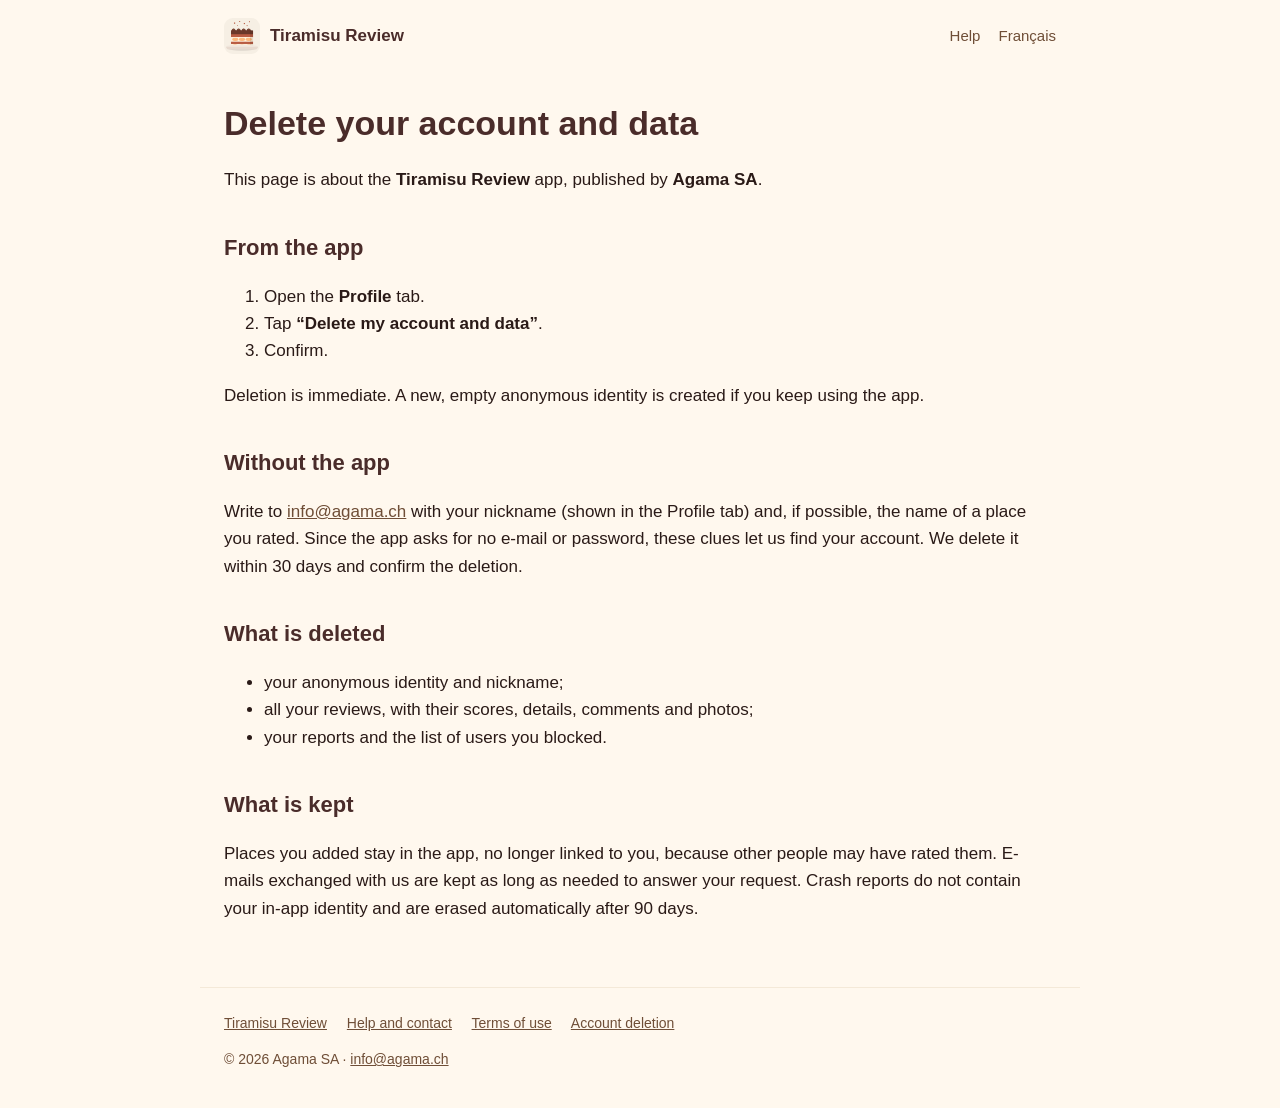
<file: en/delete-account.html>
<!doctype html>
<html lang="en">
<head>
<meta charset="utf-8">
<meta name="viewport" content="width=device-width, initial-scale=1">
<title>Account deletion · Tiramisu Review</title>
<meta name="description" content="Rate the tiramisu you eat, anywhere in the world, and find the best ones around you.">
<link rel="icon" href="../icon.png">
<link rel="apple-touch-icon" href="../icon.png">
<link rel="alternate" hreflang="fr" href="../suppression-compte.html">
<link rel="stylesheet" href="../style.css">
</head>
<body>
<header class="top">
  <a class="brand" href="index.html"><img src="../icon.png" alt="">Tiramisu Review</a>
  <nav><a href="support.html">Help</a><a href="../suppression-compte.html" hreflang="fr">Français</a></nav>
</header>
<main>
<h1>Delete your account and data</h1>
<p>This page is about the <strong>Tiramisu Review</strong> app, published by <strong>Agama SA</strong>.</p>
<h2>From the app</h2>
<ol>
  <li>Open the <strong>Profile</strong> tab.</li>
  <li>Tap <strong>“Delete my account and data”</strong>.</li>
  <li>Confirm.</li>
</ol>
<p>Deletion is immediate. A new, empty anonymous identity is created if you keep using the app.</p>
<h2>Without the app</h2>
<p>Write to <a href="mailto:info@agama.ch?subject=Tiramisu%20Review%20account%20deletion">info@agama.ch</a> with your nickname (shown in the Profile tab) and, if possible, the name of a place you rated. Since the app asks for no e-mail or password, these clues let us find your account. We delete it within 30 days and confirm the deletion.</p>
<h2>What is deleted</h2>
<ul>
  <li>your anonymous identity and nickname;</li>
  <li>all your reviews, with their scores, details, comments and photos;</li>
  <li>your reports and the list of users you blocked.</li>
</ul>
<h2>What is kept</h2>
<p>Places you added stay in the app, no longer linked to you, because other people may have rated them. E-mails exchanged with us are kept as long as needed to answer your request. Crash reports do not contain your in-app identity and are erased automatically after 90 days.</p>
</main>
<footer>
  <a href="index.html">Tiramisu Review</a> <a href="support.html">Help and contact</a> <a href="terms.html">Terms of use</a> <a href="delete-account.html">Account deletion</a>
  <p>© 2026 Agama SA · <a href="mailto:info@agama.ch">info@agama.ch</a></p>
</footer>
</body>
</html>
</file>
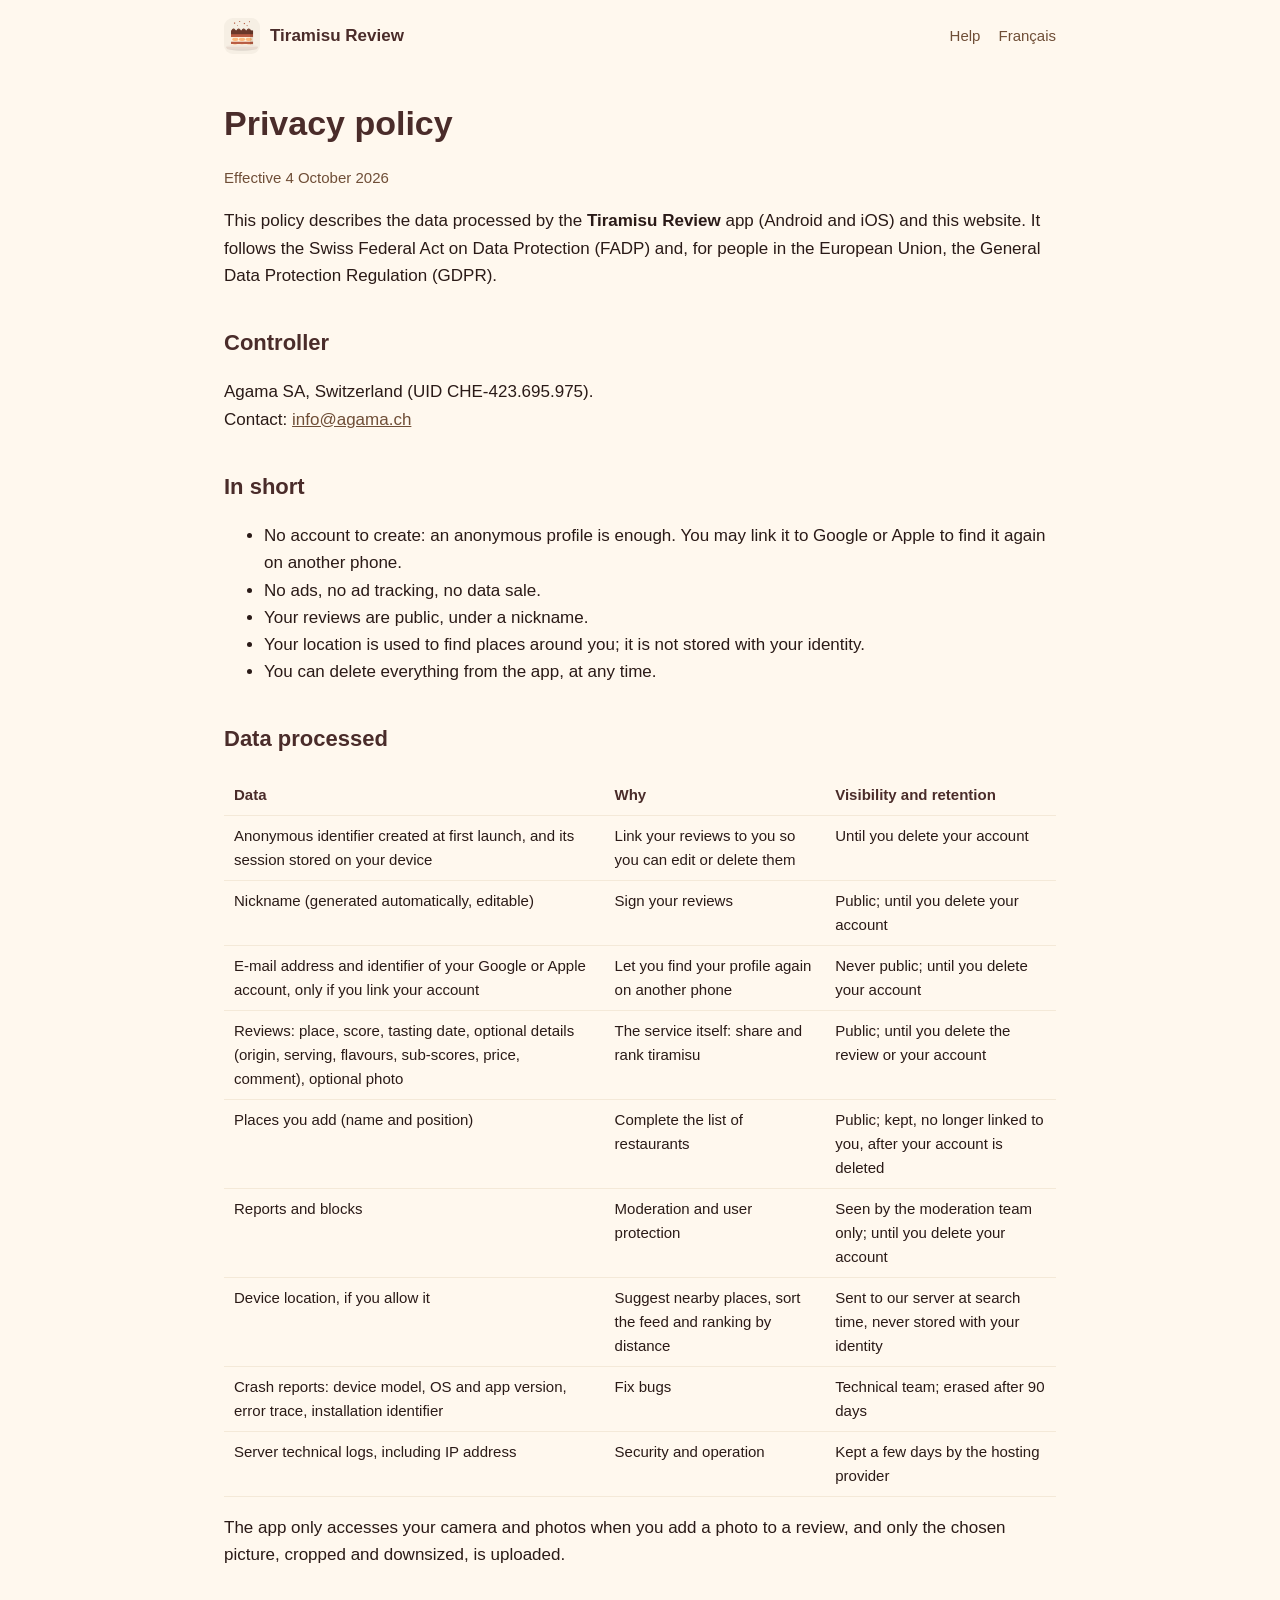
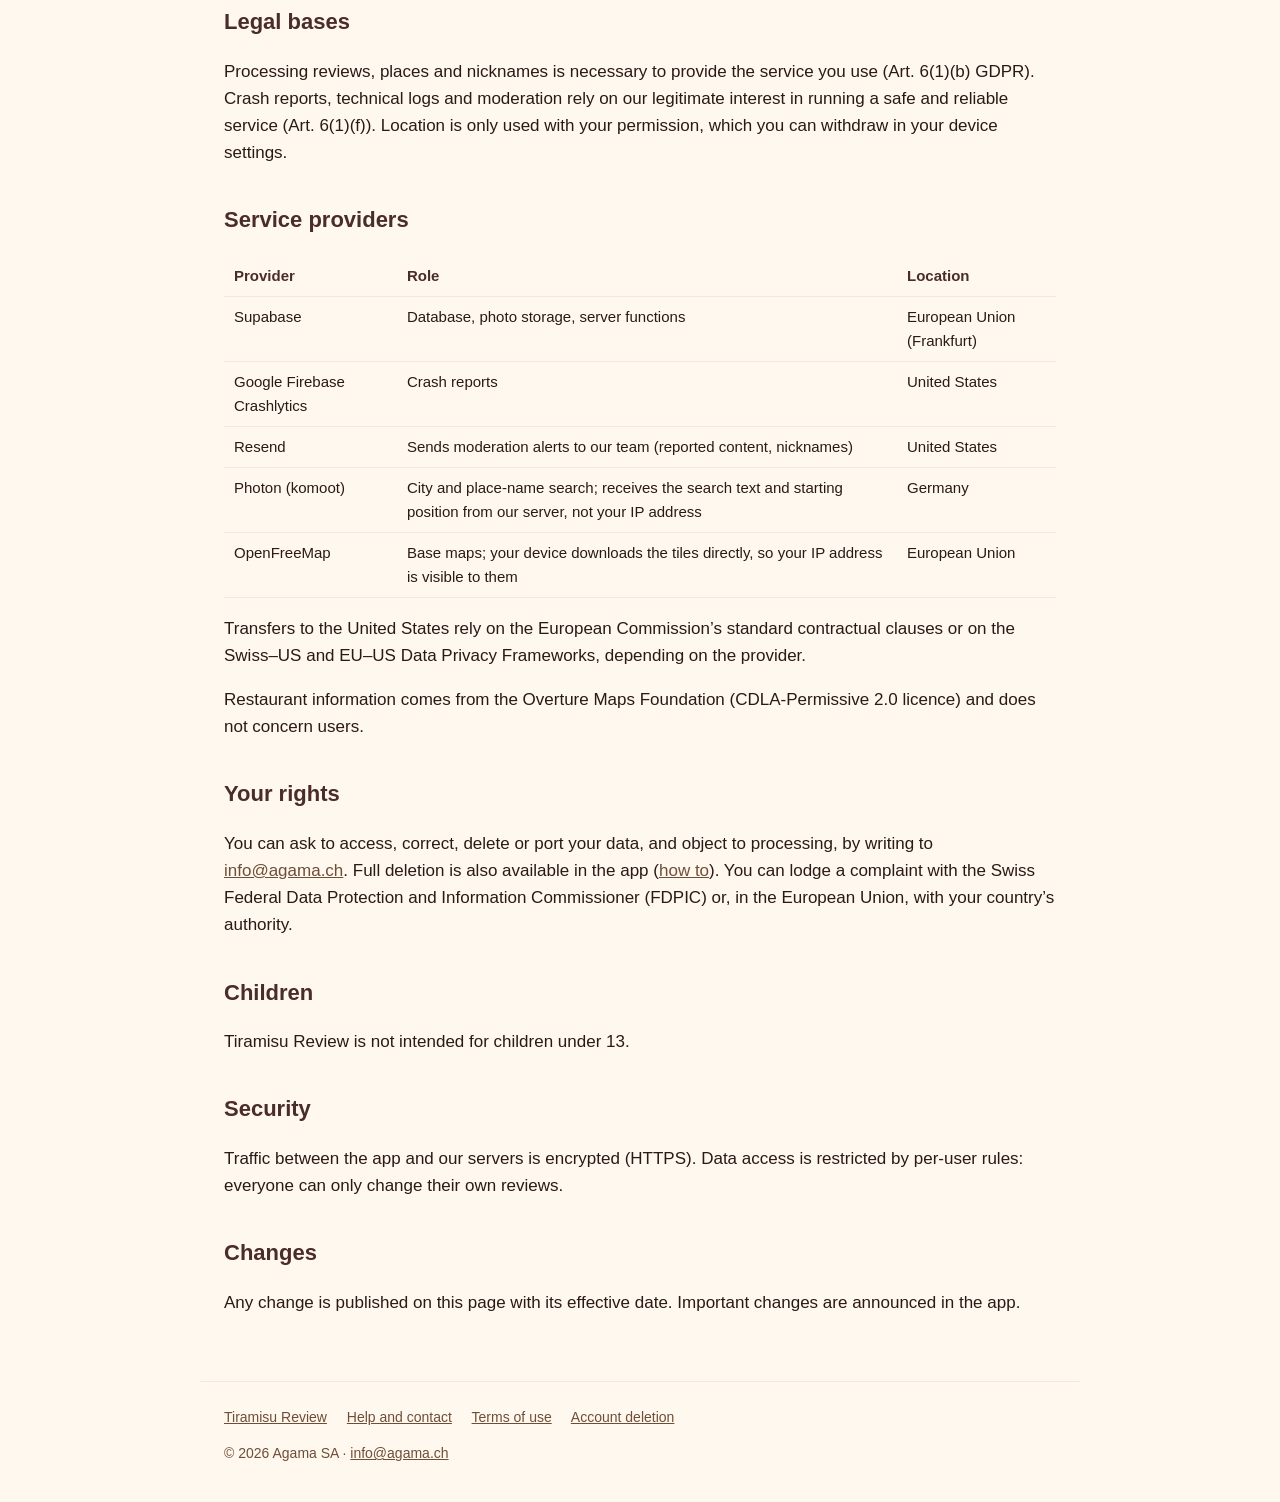
<file: en/privacy.html>
<!doctype html>
<html lang="en">
<head>
<meta charset="utf-8">
<meta name="viewport" content="width=device-width, initial-scale=1">
<title>Privacy policy · Tiramisu Review</title>
<meta name="description" content="Rate the tiramisu you eat, anywhere in the world, and find the best ones around you.">
<meta name="robots" content="noindex, nofollow, noarchive">
<link rel="icon" href="../icon.png">
<link rel="apple-touch-icon" href="../icon.png">
<link rel="alternate" hreflang="fr" href="../confidentialite.html">
<link rel="stylesheet" href="../style.css">
</head>
<body>
<header class="top">
  <a class="brand" href="index.html"><img src="../icon.png" alt="">Tiramisu Review</a>
  <nav><a href="support.html">Help</a><a href="../confidentialite.html" hreflang="fr">Français</a></nav>
</header>
<main>
<h1>Privacy policy</h1>
<p class="updated">Effective 4 October 2026</p>
<p>This policy describes the data processed by the <strong>Tiramisu Review</strong> app (Android and iOS) and this website. It follows the Swiss Federal Act on Data Protection (FADP) and, for people in the European Union, the General Data Protection Regulation (GDPR).</p>

<h2>Controller</h2>
<p>Agama SA, Switzerland (UID CHE-423.695.975).<br>
Contact: <a href="mailto:info@agama.ch">info@agama.ch</a></p>

<h2>In short</h2>
<ul>
  <li>No account to create: an anonymous profile is enough. You may link it to Google or Apple to find it again on another phone.</li>
  <li>No ads, no ad tracking, no data sale.</li>
  <li>Your reviews are public, under a nickname.</li>
  <li>Your location is used to find places around you; it is not stored with your identity.</li>
  <li>You can delete everything from the app, at any time.</li>
</ul>

<h2>Data processed</h2>
<table>
  <tr><th>Data</th><th>Why</th><th>Visibility and retention</th></tr>
  <tr><td data-label="Data">Anonymous identifier created at first launch, and its session stored on your device</td><td data-label="Why">Link your reviews to you so you can edit or delete them</td><td data-label="Visibility and retention">Until you delete your account</td></tr>
  <tr><td data-label="Data">Nickname (generated automatically, editable)</td><td data-label="Why">Sign your reviews</td><td data-label="Visibility and retention">Public; until you delete your account</td></tr>
  <tr><td data-label="Data">E-mail address and identifier of your Google or Apple account, only if you link your account</td><td data-label="Why">Let you find your profile again on another phone</td><td data-label="Visibility and retention">Never public; until you delete your account</td></tr>
  <tr><td data-label="Data">Reviews: place, score, tasting date, optional details (origin, serving, flavours, sub-scores, price, comment), optional photo</td><td data-label="Why">The service itself: share and rank tiramisu</td><td data-label="Visibility and retention">Public; until you delete the review or your account</td></tr>
  <tr><td data-label="Data">Places you add (name and position)</td><td data-label="Why">Complete the list of restaurants</td><td data-label="Visibility and retention">Public; kept, no longer linked to you, after your account is deleted</td></tr>
  <tr><td data-label="Data">Reports and blocks</td><td data-label="Why">Moderation and user protection</td><td data-label="Visibility and retention">Seen by the moderation team only; until you delete your account</td></tr>
  <tr><td data-label="Data">Device location, if you allow it</td><td data-label="Why">Suggest nearby places, sort the feed and ranking by distance</td><td data-label="Visibility and retention">Sent to our server at search time, never stored with your identity</td></tr>
  <tr><td data-label="Data">Crash reports: device model, OS and app version, error trace, installation identifier</td><td data-label="Why">Fix bugs</td><td data-label="Visibility and retention">Technical team; erased after 90 days</td></tr>
  <tr><td data-label="Data">Server technical logs, including IP address</td><td data-label="Why">Security and operation</td><td data-label="Visibility and retention">Kept a few days by the hosting provider</td></tr>
</table>
<p>The app only accesses your camera and photos when you add a photo to a review, and only the chosen picture, cropped and downsized, is uploaded.</p>

<h2>Legal bases</h2>
<p>Processing reviews, places and nicknames is necessary to provide the service you use (Art. 6(1)(b) GDPR). Crash reports, technical logs and moderation rely on our legitimate interest in running a safe and reliable service (Art. 6(1)(f)). Location is only used with your permission, which you can withdraw in your device settings.</p>

<h2>Service providers</h2>
<table>
  <tr><th>Provider</th><th>Role</th><th>Location</th></tr>
  <tr><td data-label="Provider">Supabase</td><td data-label="Role">Database, photo storage, server functions</td><td data-label="Location">European Union (Frankfurt)</td></tr>
  <tr><td data-label="Provider">Google Firebase Crashlytics</td><td data-label="Role">Crash reports</td><td data-label="Location">United States</td></tr>
  <tr><td data-label="Provider">Resend</td><td data-label="Role">Sends moderation alerts to our team (reported content, nicknames)</td><td data-label="Location">United States</td></tr>
  <tr><td data-label="Provider">Photon (komoot)</td><td data-label="Role">City and place-name search; receives the search text and starting position from our server, not your IP address</td><td data-label="Location">Germany</td></tr>
  <tr><td data-label="Provider">OpenFreeMap</td><td data-label="Role">Base maps; your device downloads the tiles directly, so your IP address is visible to them</td><td data-label="Location">European Union</td></tr>
</table>
<p>Transfers to the United States rely on the European Commission’s standard contractual clauses or on the Swiss–US and EU–US Data Privacy Frameworks, depending on the provider.</p>
<p>Restaurant information comes from the Overture Maps Foundation (CDLA-Permissive 2.0 licence) and does not concern users.</p>

<h2>Your rights</h2>
<p>You can ask to access, correct, delete or port your data, and object to processing, by writing to <a href="mailto:info@agama.ch">info@agama.ch</a>. Full deletion is also available in the app (<a href="delete-account.html">how to</a>). You can lodge a complaint with the Swiss Federal Data Protection and Information Commissioner (FDPIC) or, in the European Union, with your country’s authority.</p>

<h2>Children</h2>
<p>Tiramisu Review is not intended for children under 13.</p>

<h2>Security</h2>
<p>Traffic between the app and our servers is encrypted (HTTPS). Data access is restricted by per-user rules: everyone can only change their own reviews.</p>

<h2>Changes</h2>
<p>Any change is published on this page with its effective date. Important changes are announced in the app.</p>
</main>
<footer>
  <a href="index.html">Tiramisu Review</a> <a href="support.html">Help and contact</a> <a href="terms.html">Terms of use</a> <a href="delete-account.html">Account deletion</a>
  <p>© 2026 Agama SA · <a href="mailto:info@agama.ch">info@agama.ch</a></p>
</footer>
</body>
</html>
</file>
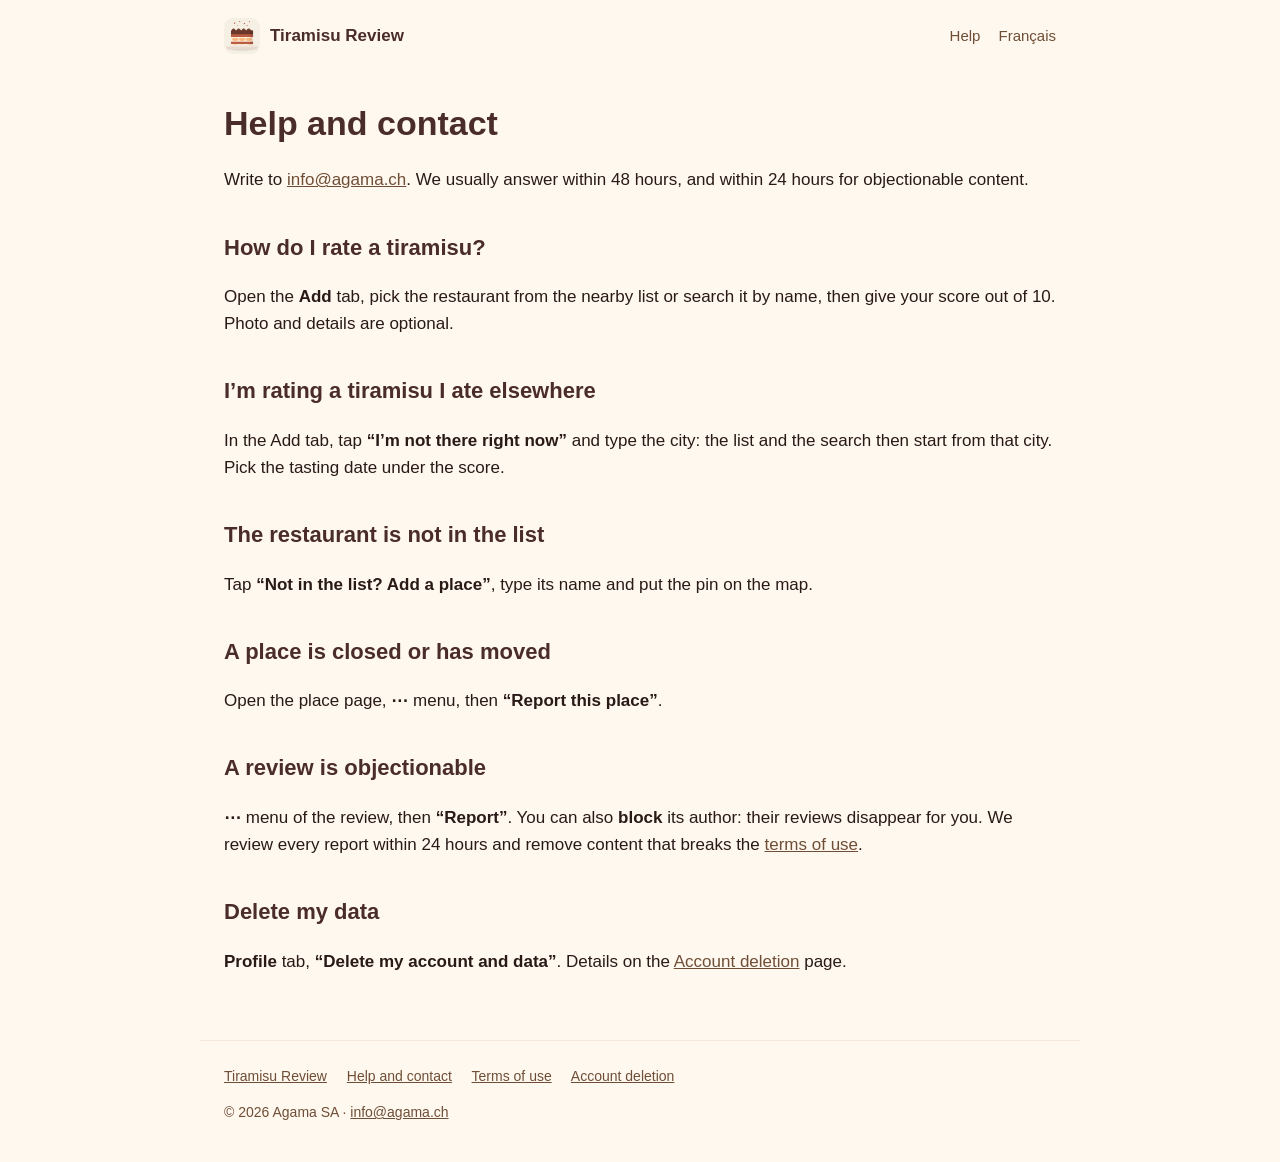
<file: en/support.html>
<!doctype html>
<html lang="en">
<head>
<meta charset="utf-8">
<meta name="viewport" content="width=device-width, initial-scale=1">
<title>Help and contact · Tiramisu Review</title>
<meta name="description" content="Rate the tiramisu you eat, anywhere in the world, and find the best ones around you.">
<link rel="icon" href="../icon.png">
<link rel="apple-touch-icon" href="../icon.png">
<link rel="alternate" hreflang="fr" href="../support.html">
<link rel="stylesheet" href="../style.css">
</head>
<body>
<header class="top">
  <a class="brand" href="index.html"><img src="../icon.png" alt="">Tiramisu Review</a>
  <nav><a href="support.html">Help</a><a href="../support.html" hreflang="fr">Français</a></nav>
</header>
<main>
<h1>Help and contact</h1>
<p>Write to <a href="mailto:info@agama.ch">info@agama.ch</a>. We usually answer within 48 hours, and within 24 hours for objectionable content.</p>
<h2>How do I rate a tiramisu?</h2>
<p>Open the <strong>Add</strong> tab, pick the restaurant from the nearby list or search it by name, then give your score out of 10. Photo and details are optional.</p>
<h2>I’m rating a tiramisu I ate elsewhere</h2>
<p>In the Add tab, tap <strong>“I’m not there right now”</strong> and type the city: the list and the search then start from that city. Pick the tasting date under the score.</p>
<h2>The restaurant is not in the list</h2>
<p>Tap <strong>“Not in the list? Add a place”</strong>, type its name and put the pin on the map.</p>
<h2>A place is closed or has moved</h2>
<p>Open the place page, <strong>⋯</strong> menu, then <strong>“Report this place”</strong>.</p>
<h2>A review is objectionable</h2>
<p><strong>⋯</strong> menu of the review, then <strong>“Report”</strong>. You can also <strong>block</strong> its author: their reviews disappear for you. We review every report within 24 hours and remove content that breaks the <a href="terms.html">terms of use</a>.</p>
<h2>Delete my data</h2>
<p><strong>Profile</strong> tab, <strong>“Delete my account and data”</strong>. Details on the <a href="delete-account.html">Account deletion</a> page.</p>
</main>
<footer>
  <a href="index.html">Tiramisu Review</a> <a href="support.html">Help and contact</a> <a href="terms.html">Terms of use</a> <a href="delete-account.html">Account deletion</a>
  <p>© 2026 Agama SA · <a href="mailto:info@agama.ch">info@agama.ch</a></p>
</footer>
</body>
</html>
</file>
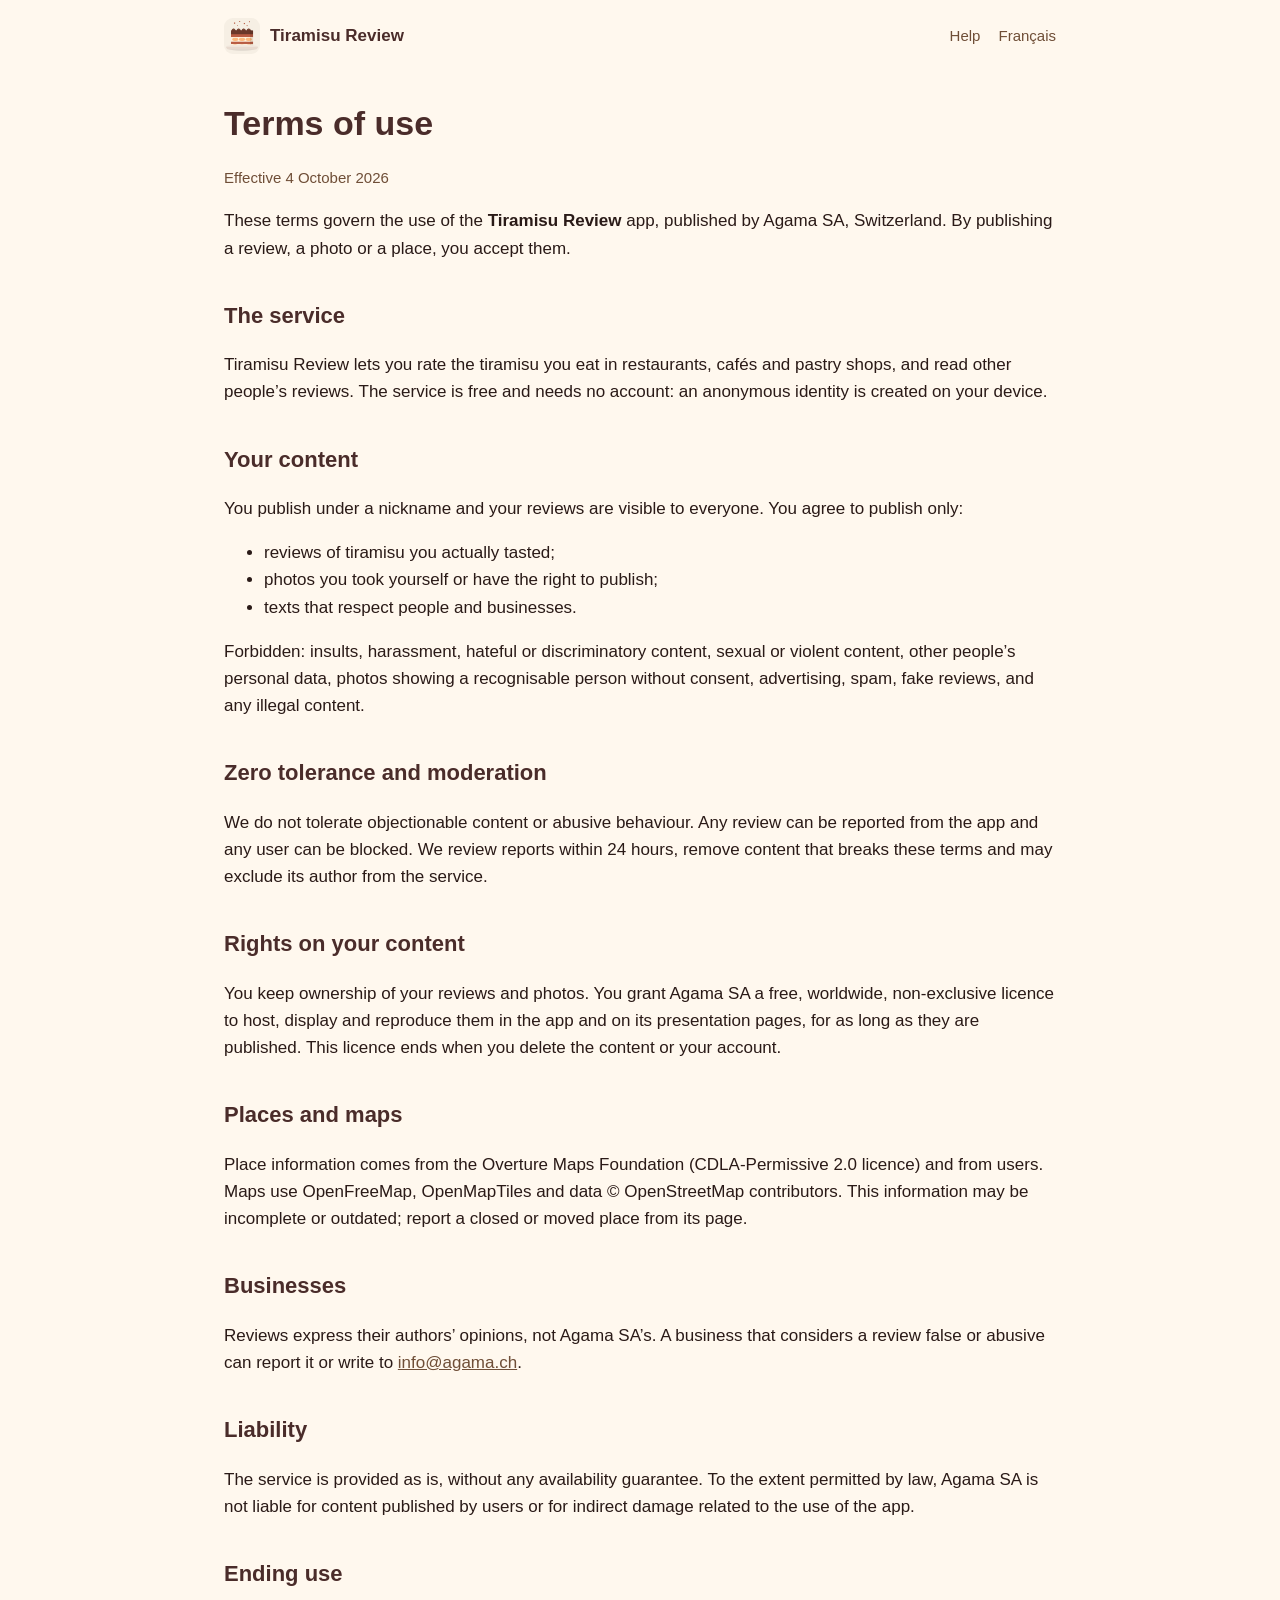
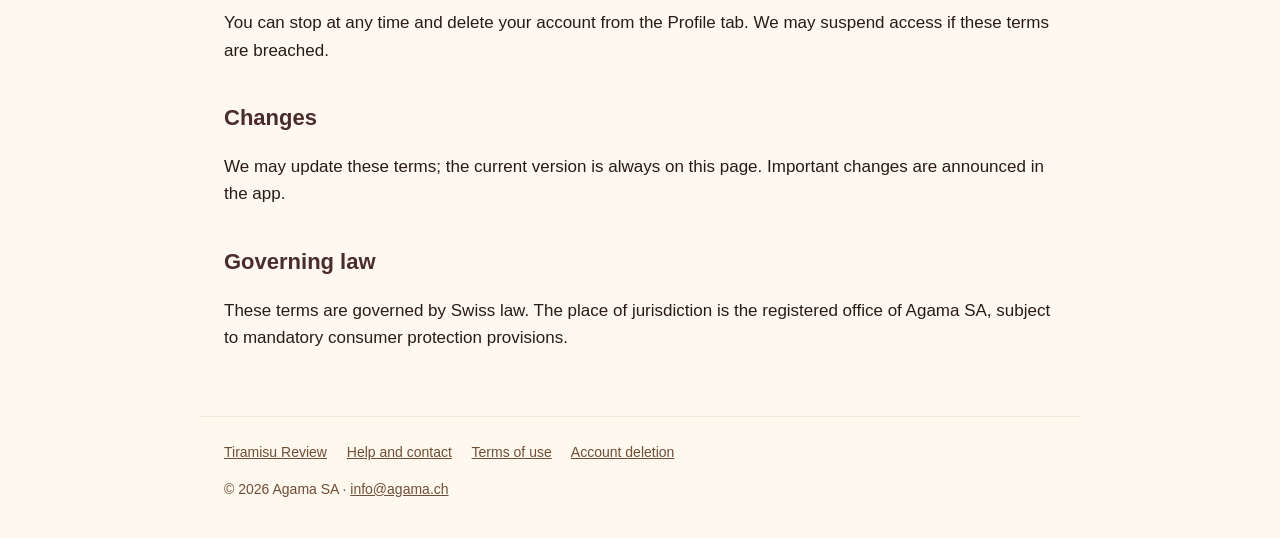
<file: en/terms.html>
<!doctype html>
<html lang="en">
<head>
<meta charset="utf-8">
<meta name="viewport" content="width=device-width, initial-scale=1">
<title>Terms of use · Tiramisu Review</title>
<meta name="description" content="Rate the tiramisu you eat, anywhere in the world, and find the best ones around you.">
<link rel="icon" href="../icon.png">
<link rel="apple-touch-icon" href="../icon.png">
<link rel="alternate" hreflang="fr" href="../conditions.html">
<link rel="stylesheet" href="../style.css">
</head>
<body>
<header class="top">
  <a class="brand" href="index.html"><img src="../icon.png" alt="">Tiramisu Review</a>
  <nav><a href="support.html">Help</a><a href="../conditions.html" hreflang="fr">Français</a></nav>
</header>
<main>
<h1>Terms of use</h1>
<p class="updated">Effective 4 October 2026</p>
<p>These terms govern the use of the <strong>Tiramisu Review</strong> app, published by Agama SA, Switzerland. By publishing a review, a photo or a place, you accept them.</p>

<h2>The service</h2>
<p>Tiramisu Review lets you rate the tiramisu you eat in restaurants, cafés and pastry shops, and read other people’s reviews. The service is free and needs no account: an anonymous identity is created on your device.</p>

<h2>Your content</h2>
<p>You publish under a nickname and your reviews are visible to everyone. You agree to publish only:</p>
<ul>
  <li>reviews of tiramisu you actually tasted;</li>
  <li>photos you took yourself or have the right to publish;</li>
  <li>texts that respect people and businesses.</li>
</ul>
<p>Forbidden: insults, harassment, hateful or discriminatory content, sexual or violent content, other people’s personal data, photos showing a recognisable person without consent, advertising, spam, fake reviews, and any illegal content.</p>

<h2>Zero tolerance and moderation</h2>
<p>We do not tolerate objectionable content or abusive behaviour. Any review can be reported from the app and any user can be blocked. We review reports within 24 hours, remove content that breaks these terms and may exclude its author from the service.</p>

<h2>Rights on your content</h2>
<p>You keep ownership of your reviews and photos. You grant Agama SA a free, worldwide, non-exclusive licence to host, display and reproduce them in the app and on its presentation pages, for as long as they are published. This licence ends when you delete the content or your account.</p>

<h2>Places and maps</h2>
<p>Place information comes from the Overture Maps Foundation (CDLA-Permissive 2.0 licence) and from users. Maps use OpenFreeMap, OpenMapTiles and data © OpenStreetMap contributors. This information may be incomplete or outdated; report a closed or moved place from its page.</p>

<h2>Businesses</h2>
<p>Reviews express their authors’ opinions, not Agama SA’s. A business that considers a review false or abusive can report it or write to <a href="mailto:info@agama.ch">info@agama.ch</a>.</p>

<h2>Liability</h2>
<p>The service is provided as is, without any availability guarantee. To the extent permitted by law, Agama SA is not liable for content published by users or for indirect damage related to the use of the app.</p>

<h2>Ending use</h2>
<p>You can stop at any time and delete your account from the Profile tab. We may suspend access if these terms are breached.</p>

<h2>Changes</h2>
<p>We may update these terms; the current version is always on this page. Important changes are announced in the app.</p>

<h2>Governing law</h2>
<p>These terms are governed by Swiss law. The place of jurisdiction is the registered office of Agama SA, subject to mandatory consumer protection provisions.</p>
</main>
<footer>
  <a href="index.html">Tiramisu Review</a> <a href="support.html">Help and contact</a> <a href="terms.html">Terms of use</a> <a href="delete-account.html">Account deletion</a>
  <p>© 2026 Agama SA · <a href="mailto:info@agama.ch">info@agama.ch</a></p>
</footer>
</body>
</html>
</file>
<file: style.css>
:root {
  --mascarpone: #FFF8EE;
  --cream: #F4E9D8;
  --caramel: #C8873A;
  --coffee: #6F4E37;
  --cocoa: #4A2C2A;
  --espresso: #2A1A17;
}
* { box-sizing: border-box; }
html { -webkit-text-size-adjust: 100%; }
body {
  margin: 0;
  font: 17px/1.6 -apple-system, BlinkMacSystemFont, "Segoe UI", Roboto, "Helvetica Neue", Arial, sans-serif;
  color: var(--espresso);
  background: var(--mascarpone);
}
a { color: var(--coffee); }
a:hover { color: var(--caramel); }
header.top {
  display: flex; align-items: center; justify-content: space-between;
  max-width: 880px; margin: 0 auto; padding: 18px 24px;
}
header.top a.brand { display: flex; align-items: center; gap: 10px; text-decoration: none; color: var(--cocoa); font-weight: 700; }
header.top img { width: 36px; height: 36px; border-radius: 9px; }
header.top nav a { margin-left: 18px; text-decoration: none; font-size: 15px; }
main { max-width: 880px; margin: 0 auto; padding: 8px 24px 48px; }
.hero { text-align: center; padding: 40px 0 24px; }
.hero img { width: 128px; height: 128px; border-radius: 28px; box-shadow: 0 8px 24px rgba(74, 44, 42, .18); }
.hero h1 { font-size: 42px; margin: 20px 0 8px; color: var(--cocoa); }
.hero p.lead { font-size: 21px; color: var(--coffee); margin: 0 auto; max-width: 560px; }
.badge { display: inline-block; margin-top: 24px; padding: 10px 20px; border-radius: 999px; background: var(--cocoa); color: var(--mascarpone); font-weight: 600; }
.stores { display: flex; flex-wrap: wrap; justify-content: center; gap: 12px; margin-top: 26px; }
.store {
  display: inline-block; padding: 12px 22px; border-radius: 12px; background: var(--espresso); color: var(--mascarpone);
  font-weight: 600; text-decoration: none;
}
.store:hover { background: var(--cocoa); color: var(--mascarpone); }
.shots {
  display: flex; gap: 18px; overflow-x: auto; scroll-snap-type: x mandatory;
  margin: 28px -24px 8px; padding: 8px 24px 18px;
}
.shots figure { flex: 0 0 220px; margin: 0; scroll-snap-align: center; text-align: center; }
.shots img {
  width: 100%; height: auto; display: block; border-radius: 26px; border: 7px solid var(--espresso);
  box-shadow: 0 10px 28px rgba(74, 44, 42, .22); background: var(--mascarpone);
}
.shots figcaption { margin-top: 10px; font-size: 15px; font-weight: 600; color: var(--coffee); }
@media (min-width: 900px) { .shots { justify-content: center; overflow-x: visible; margin: 28px -120px 8px; } .shots figure { flex-basis: 196px; } }
.features { display: grid; grid-template-columns: repeat(auto-fit, minmax(240px, 1fr)); gap: 16px; margin: 32px 0; }
.card { background: var(--cream); border-radius: 18px; padding: 20px 22px; }
.card h3 { margin: 0 0 6px; color: var(--cocoa); font-size: 18px; }
.card p { margin: 0; color: var(--coffee); font-size: 16px; }
h1 { color: var(--cocoa); line-height: 1.2; }
h2 { color: var(--cocoa); margin-top: 36px; font-size: 22px; }
.updated { color: var(--coffee); font-size: 15px; }
table { border-collapse: collapse; width: 100%; font-size: 15px; }
th, td { text-align: left; vertical-align: top; padding: 8px 10px; border-bottom: 1px solid var(--cream); }
th { color: var(--cocoa); }
footer {
  max-width: 880px; margin: 0 auto; padding: 24px; border-top: 1px solid var(--cream);
  font-size: 14px; color: var(--coffee);
}
footer a { margin-right: 16px; }
@media (max-width: 640px) {
  header.top { flex-wrap: wrap; gap: 6px 0; padding: 14px 20px; }
  header.top nav a { margin: 0 16px 0 0; }
  main { padding: 0 20px 40px; }
  .hero h1 { font-size: 34px; }
  .hero p.lead { font-size: 18px; }
  table, tbody, tr, td { display: block; width: 100%; }
  tr:first-child { display: none; }
  tr { padding: 10px 0; border-bottom: 1px solid var(--cream); }
  td { border: 0; padding: 2px 0; }
  td:first-child { font-weight: 600; color: var(--cocoa); }
  td + td::before { content: attr(data-label); display: block; margin-top: 4px; font-size: 13px; font-weight: 600; color: var(--coffee); }
}
@media (prefers-color-scheme: dark) {
  body { background: var(--espresso); color: var(--cream); }
  a, header.top nav a { color: var(--caramel); }
  header.top a.brand, h1, h2, .hero h1, .card h3, th { color: var(--mascarpone); }
  .hero p.lead, .card p, .updated, footer { color: var(--cream); }
  .card { background: #3a2622; }
  th, td, tr, footer { border-color: #3a2622; }
  td:first-child { color: var(--mascarpone); }
  td + td::before { color: var(--caramel); }
  .badge, .store { background: var(--caramel); color: var(--espresso); }
  .shots img { border-color: #3a2622; }
  .shots figcaption { color: var(--cream); }
  .store:hover { background: var(--mascarpone); color: var(--espresso); }
}
</file>
